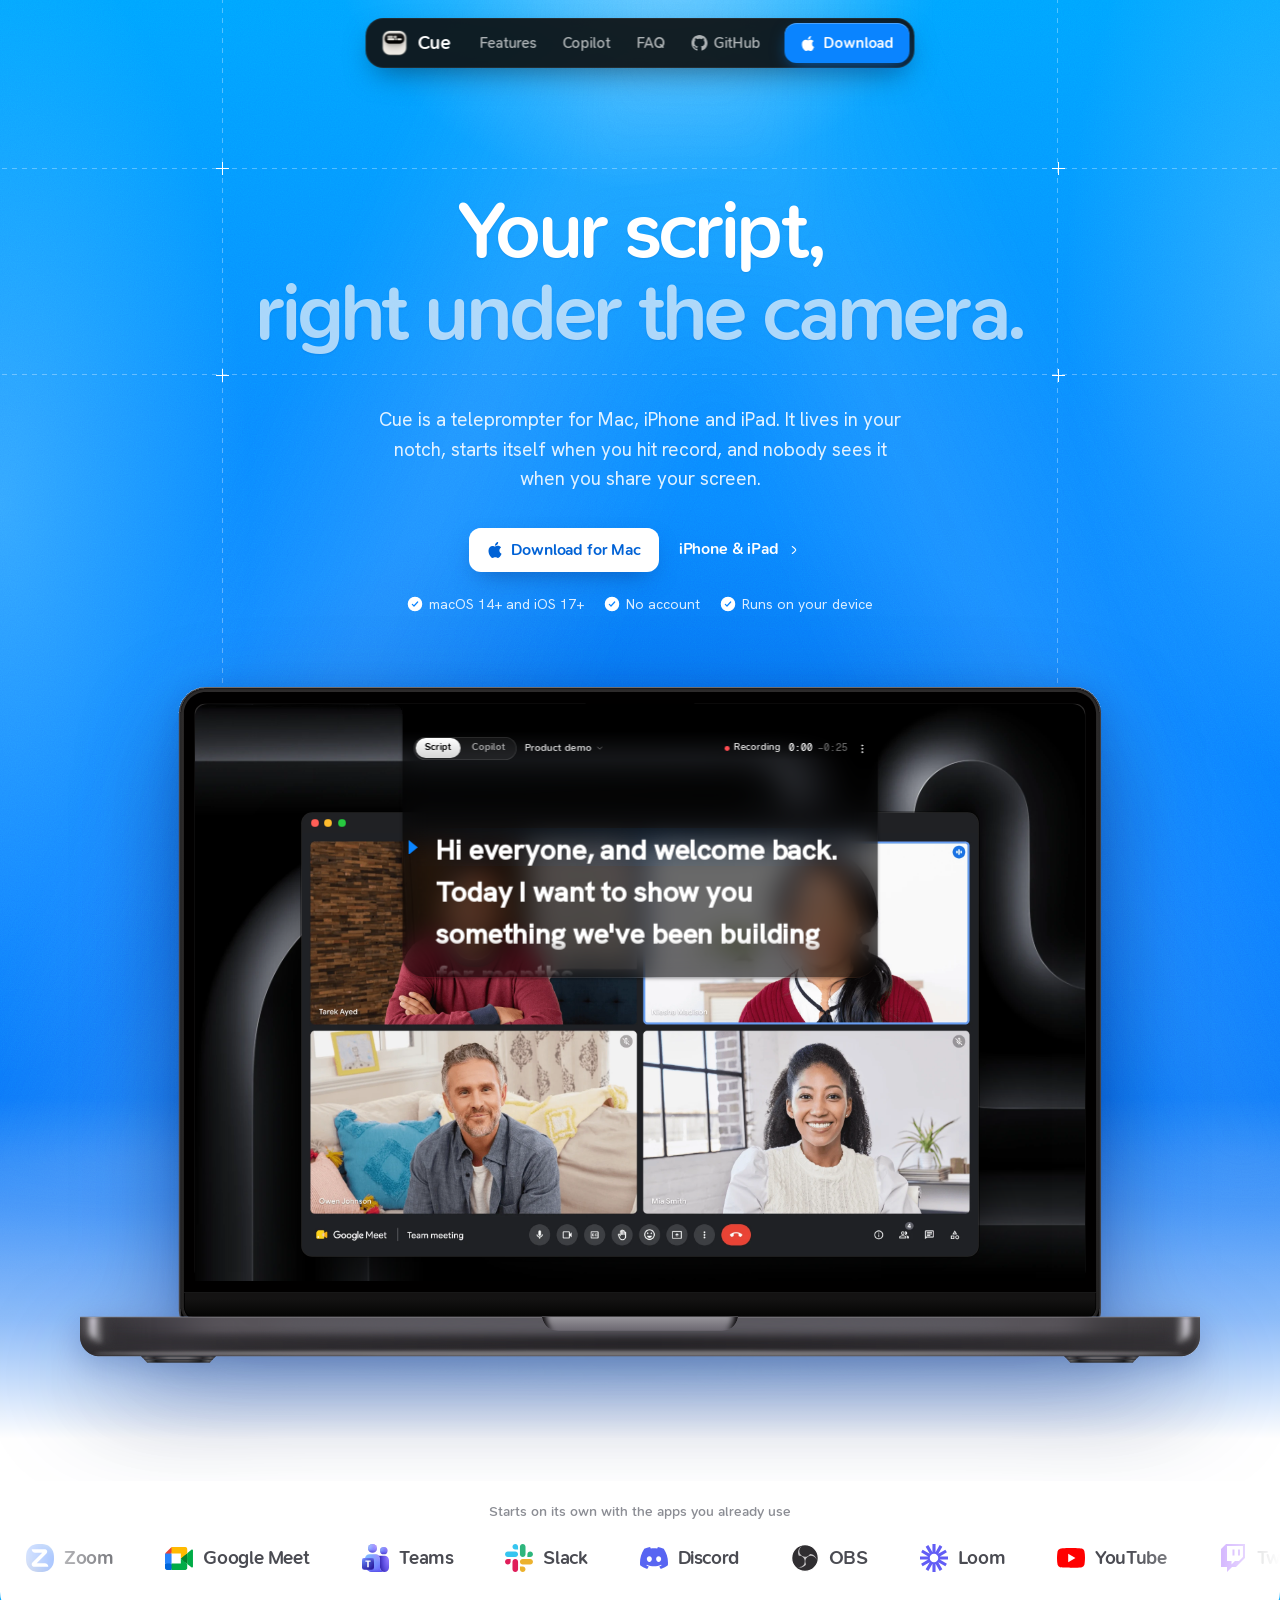
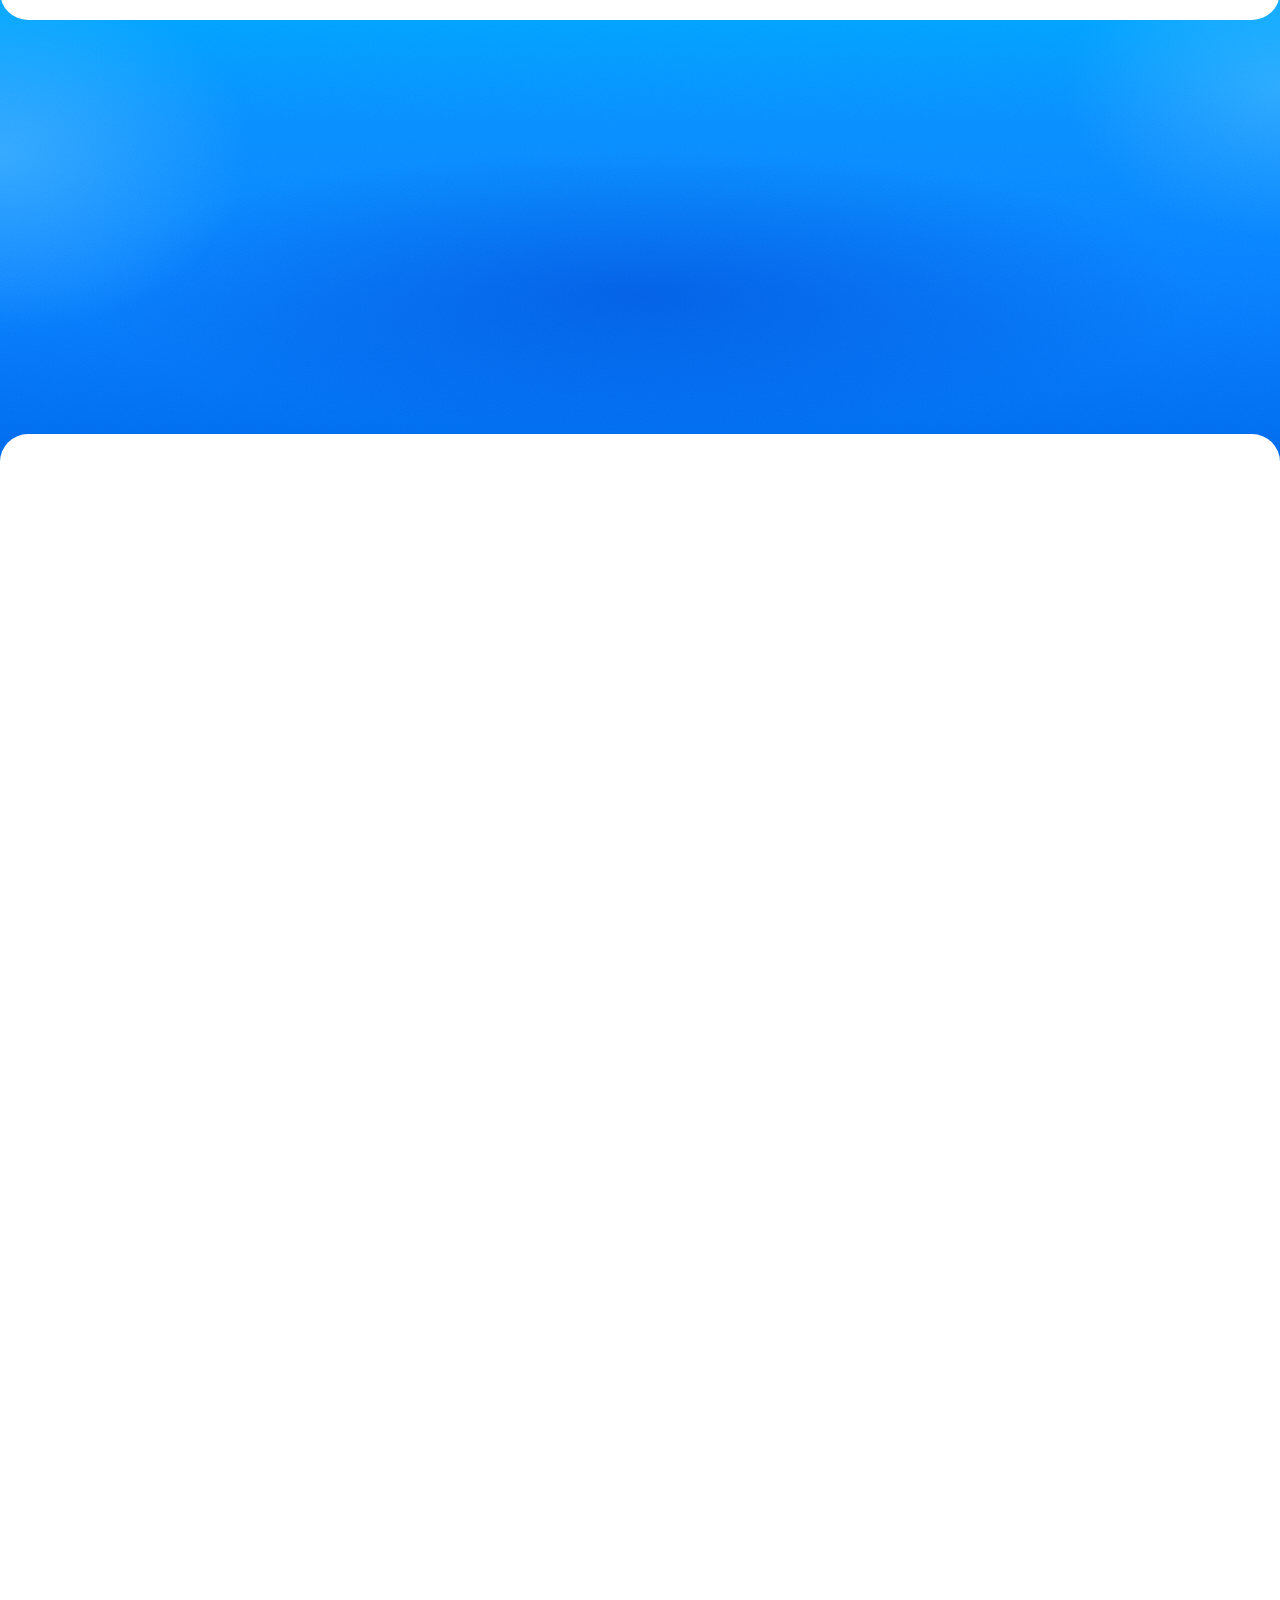
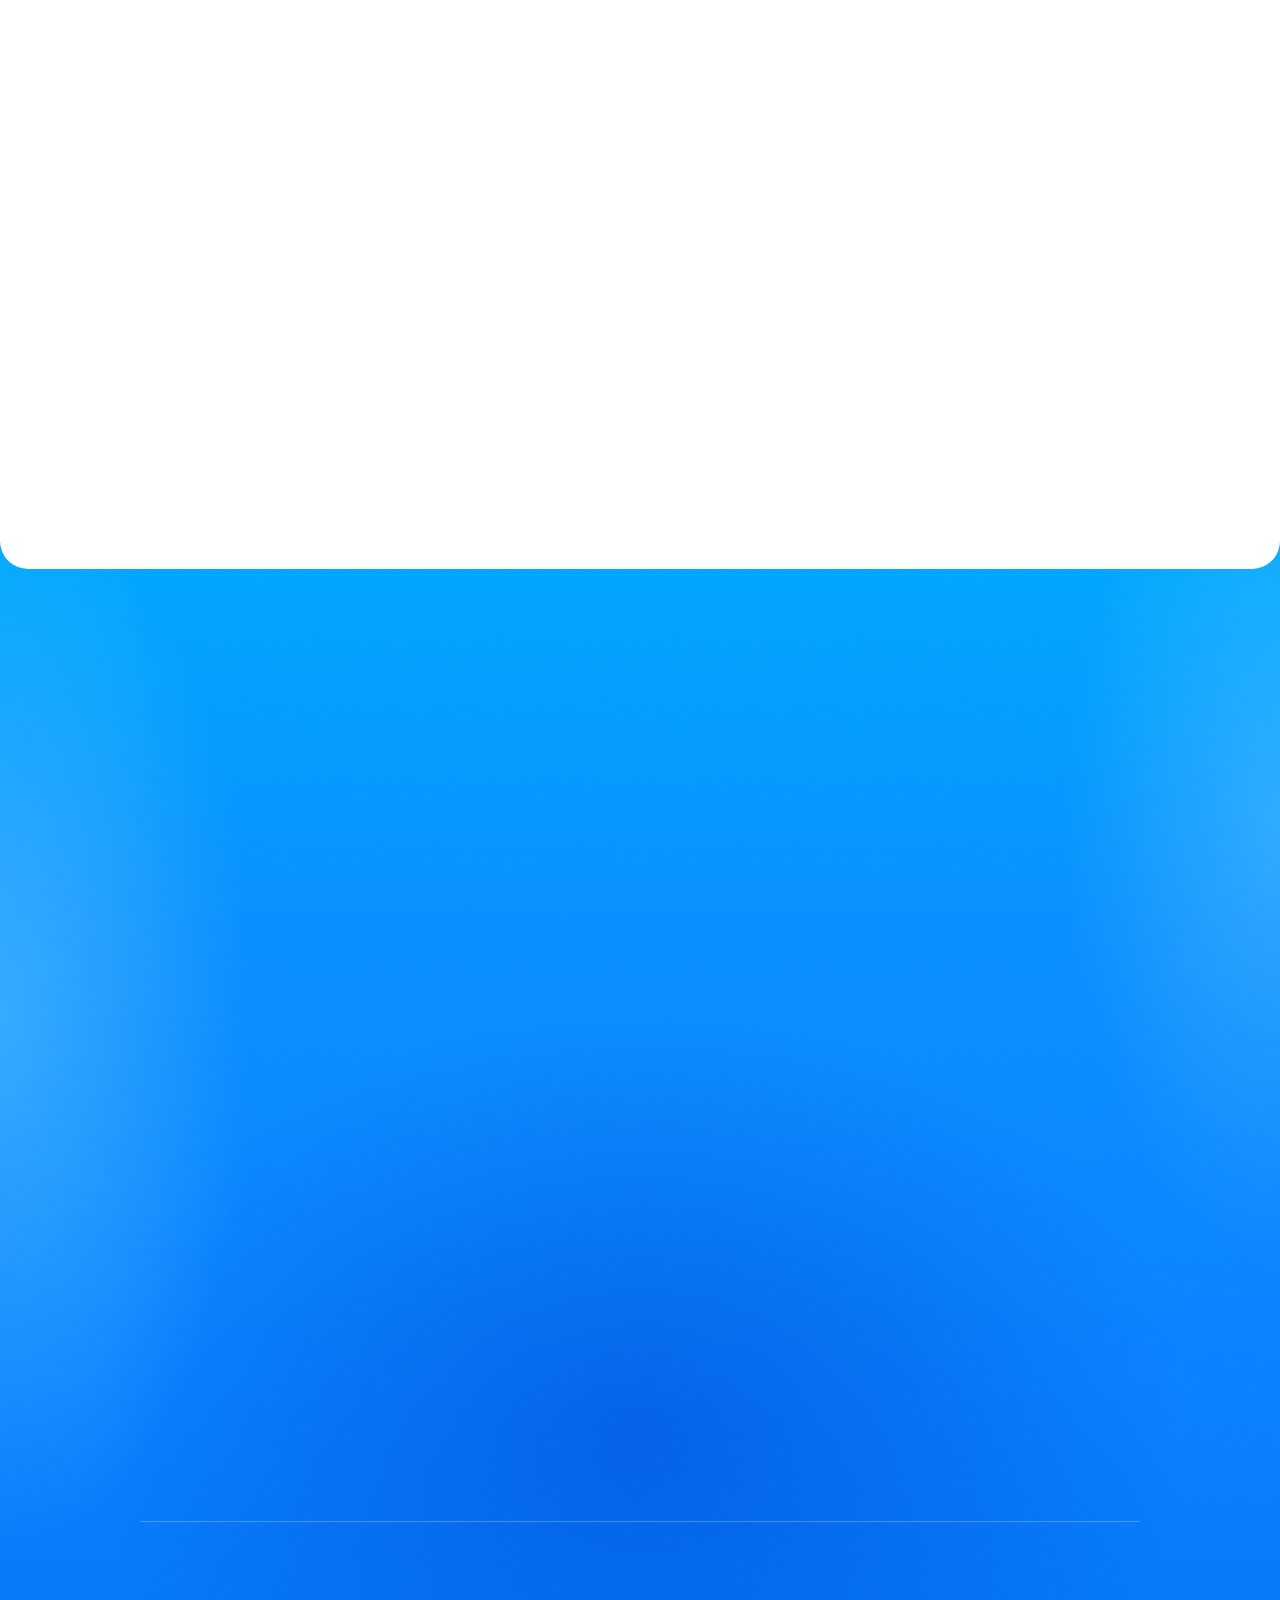
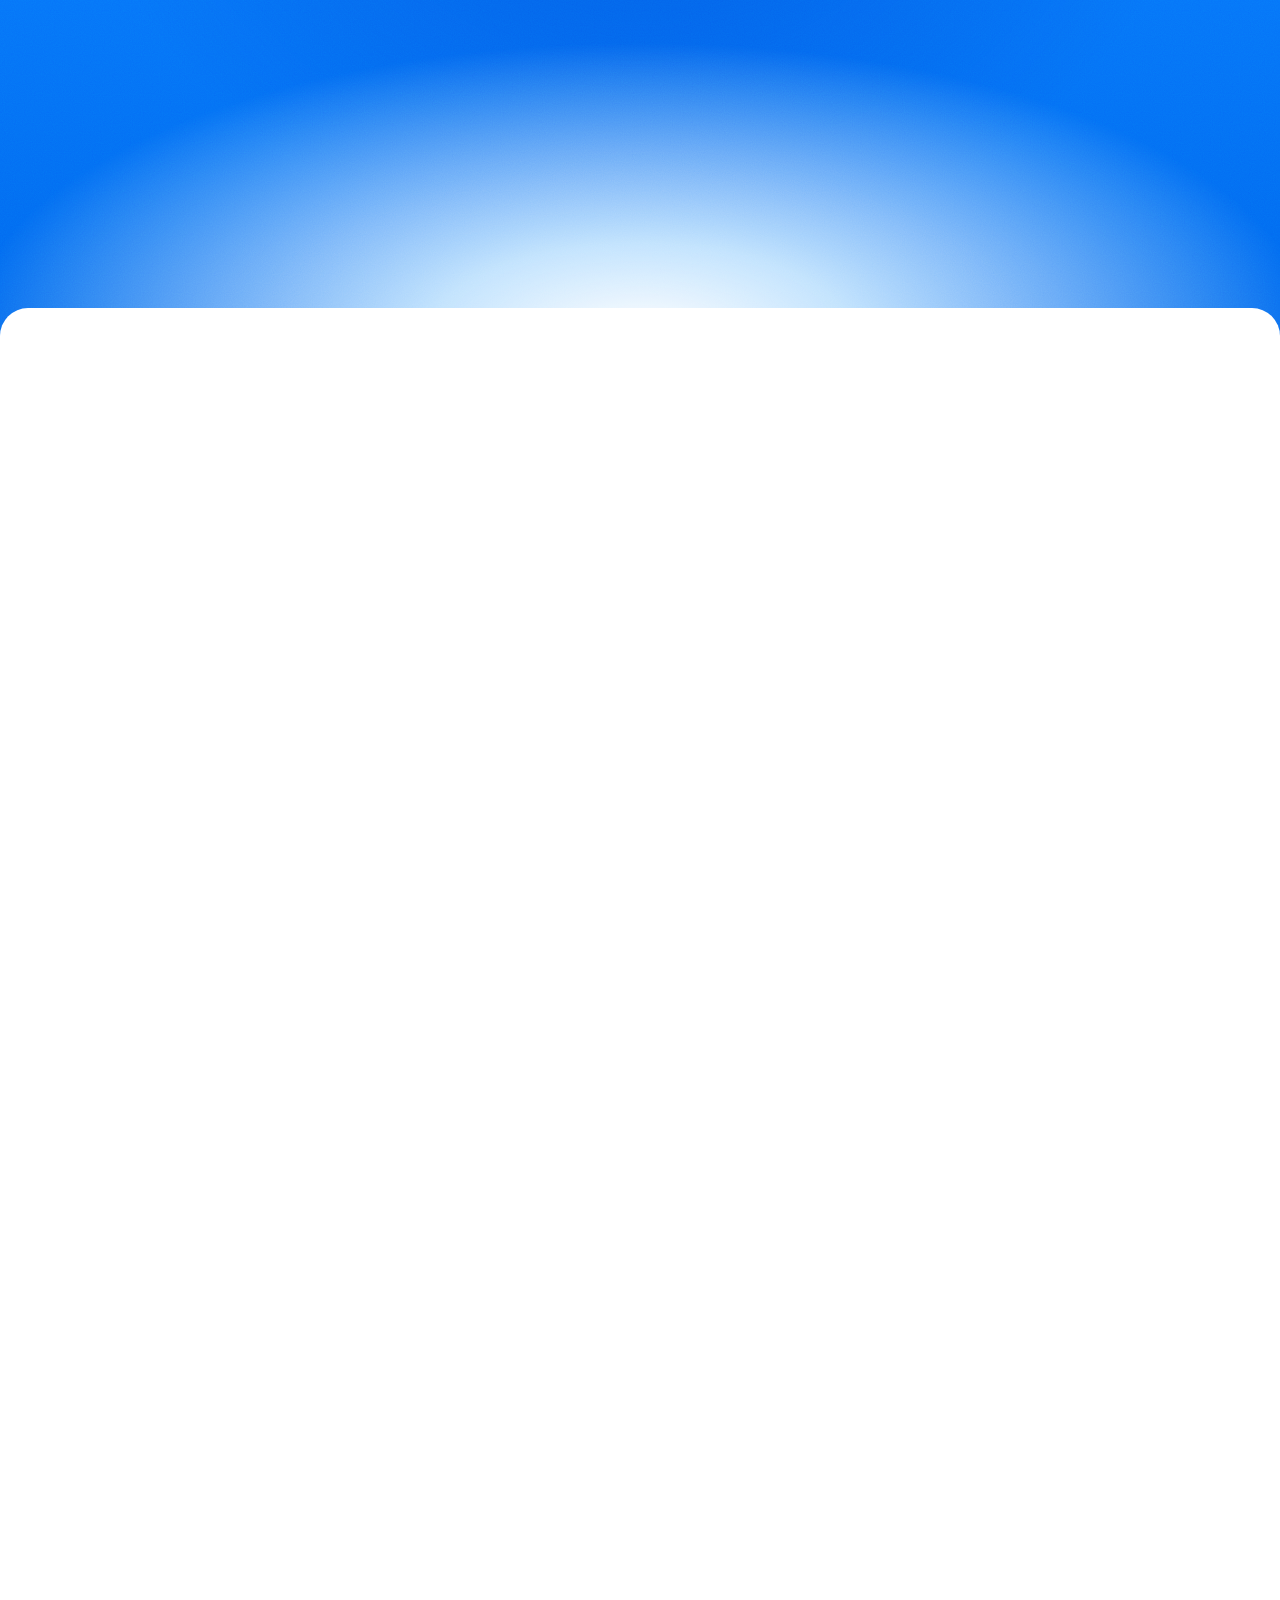
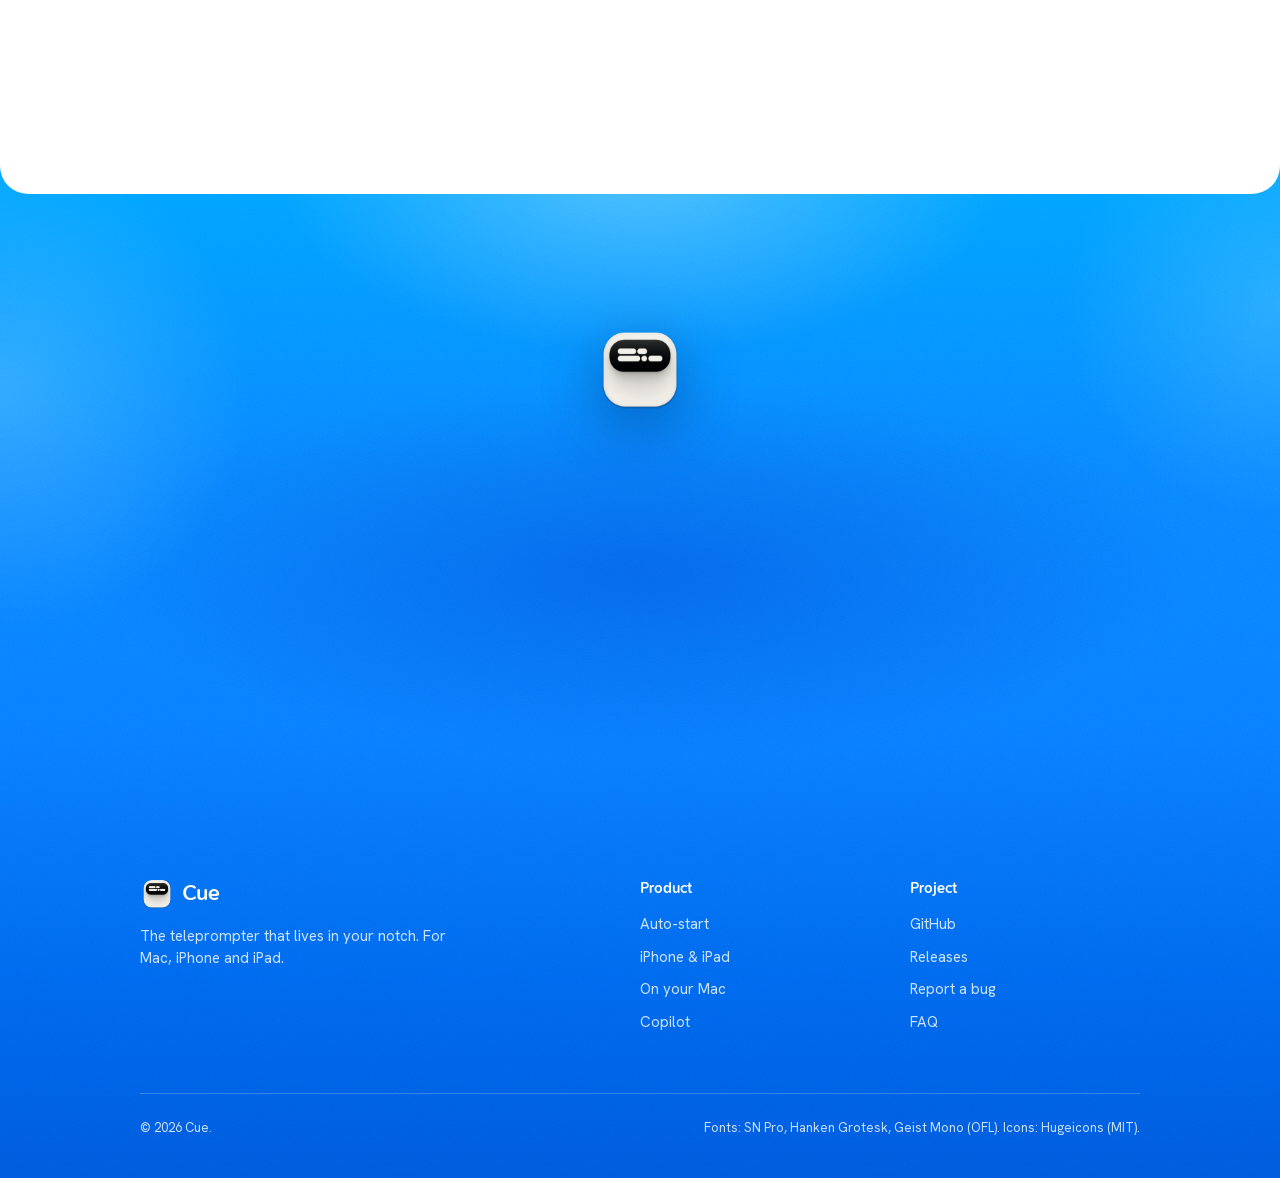
<file: site/index.html>
<!DOCTYPE html>
<html lang="en">
<head>
  <meta charset="utf-8">
  <meta name="viewport" content="width=device-width, initial-scale=1">
  <title>Cue: teleprompter for Mac, iPhone and iPad that lives in your notch</title>
  <meta name="description" content="Cue is a teleprompter for Mac, iPhone and iPad. It sits under your camera, starts when you record and stays hidden when you share your screen.">
  <meta name="robots" content="index, follow">
  <link rel="canonical" href="https://manuekle.github.io/cue/">
  <meta name="theme-color" content="#0a84ff">

  <meta property="og:type" content="website">
  <meta property="og:site_name" content="Cue">
  <meta property="og:url" content="https://manuekle.github.io/cue/">
  <meta property="og:title" content="Cue: teleprompter for Mac, iPhone and iPad that lives in your notch">
  <meta property="og:description" content="Your script, right under the camera. Starts when you record. Invisible when you share.">
  <meta property="og:image" content="https://manuekle.github.io/cue/assets/img/og.jpg?v=2">
  <meta property="og:image:secure_url" content="https://manuekle.github.io/cue/assets/img/og.jpg?v=2">
  <meta property="og:image:type" content="image/jpeg">
  <meta property="og:image:width" content="1200">
  <meta property="og:image:height" content="630">
  <meta property="og:image:alt" content="Cue open under the notch of a MacBook during a Google Meet call, next to the headline &quot;Your script, right under the camera.&quot;">
  <meta property="og:locale" content="en_US">

  <meta name="twitter:card" content="summary_large_image">
  <meta name="twitter:title" content="Cue: teleprompter for Mac, iPhone and iPad that lives in your notch">
  <meta name="twitter:description" content="Your script, right under the camera. Starts when you record. Invisible when you share.">
  <meta name="twitter:image" content="https://manuekle.github.io/cue/assets/img/og.jpg?v=2">
  <meta name="twitter:image:alt" content="Cue open under the notch of a MacBook during a Google Meet call, next to the headline &quot;Your script, right under the camera.&quot;">

  <script type="application/ld+json">[{"@context": "https://schema.org", "@type": "SoftwareApplication", "name": "Cue", "alternateName": "Pronter", "url": "https://manuekle.github.io/cue/", "image": "https://manuekle.github.io/cue/assets/img/og.jpg", "description": "Cue is a teleprompter for Mac, iPhone and iPad. It sits under your camera, starts when you record and stays hidden when you share your screen.", "applicationCategory": "MultimediaApplication", "operatingSystem": "macOS 14 or later, iOS 17 or later, iPadOS 17 or later", "downloadUrl": "https://github.com/Manuekle/cue/releases/latest/download/Cue-macOS.zip", "codeRepository": "https://github.com/Manuekle/cue"}, {"@context": "https://schema.org", "@type": "FAQPage", "mainEntity": [{"@type": "Question", "name": "Will people see Cue when I share my screen?", "acceptedAnswer": {"@type": "Answer", "text": "No. On Mac the prompter window is excluded from screen capture, so it doesn't appear in Zoom, Meet, FaceTime or screen recordings. Only you can see it."}}, {"@type": "Question", "name": "How does it know I started recording on iPhone?", "acceptedAnswer": {"@type": "Answer", "text": "iOS doesn't tell apps when another app records. While the floating window is open, Cue keeps a light audio session. When another app starts recording, iOS interrupts that session, and Cue takes it as the signal to count down and start. You can always tap ▶ yourself."}}, {"@type": "Question", "name": "Which apps start it automatically on Mac?", "acceptedAnswer": {"@type": "Answer", "text": "Any app that turns on the camera: Zoom, Google Meet, FaceTime, QuickTime, OBS, Photo Booth and more. You can also make the microphone the trigger."}}, {"@type": "Question", "name": "Is the Copilot private?", "acceptedAnswer": {"@type": "Answer", "text": "Transcription runs on your Mac with Whisper. With Apple Intelligence or Ollama (for example qwen2.5:7b) the replies are generated locally too. Cloud models like OpenAI, Gemini or Claude are optional and use your own key, stored in the Keychain."}}, {"@type": "Question", "name": "Does the iPhone app have the Copilot?", "acceptedAnswer": {"@type": "Answer", "text": "No. The Copilot is a Mac feature. On iPhone and iPad, Cue is the teleprompter: the floating window over other apps, the camera with your script next to the lens, and the full-screen reader."}}, {"@type": "Question", "name": "What do I need to run it?", "acceptedAnswer": {"@type": "Answer", "text": "A Mac with macOS 14 or later, or an iPhone or iPad with iOS 17 or later. The notch tab works best on a Mac with a notch; on other Macs it sits just under the menu bar. Apple Intelligence needs macOS 26."}}, {"@type": "Question", "name": "Wasn't this called Pronter?", "acceptedAnswer": {"@type": "Answer", "text": "Yes. Same app, new name."}}]}]</script>
  <link rel="icon" type="image/png" href="assets/img/favicon.png">
  <link rel="apple-touch-icon" href="assets/img/apple-touch-icon.png">
  <link rel="preload" href="assets/fonts/SNPro-Semibold.ttf" as="font" type="font/ttf" crossorigin>
  <link rel="preload" href="assets/fonts/HankenGrotesk-Medium.ttf" as="font" type="font/ttf" crossorigin>
  <link rel="preload" href="assets/img/mac-wallpaper.webp" as="image">
  <link rel="stylesheet" href="assets/style.css?v=22">
</head>
<body>
<svg xmlns="http://www.w3.org/2000/svg" style="display:none" aria-hidden="true">
<symbol id="i-minus" viewBox="0 0 24 24" fill="none"><path d="M20 12L4 12" stroke="currentColor" stroke-linecap="round" stroke-linejoin="round" stroke-width="1.8"/></symbol>
<symbol id="i-plus" viewBox="0 0 24 24" fill="none"><path d="M12 4V20M20 12H4" stroke="currentColor" stroke-linecap="round" stroke-linejoin="round" stroke-width="1.8"/></symbol>
<symbol id="i-previous-fill" viewBox="0 0 24 24" fill="none"><path d="M8.06492 12.6258C8.31931 13.8374 9.67295 14.7077 12.3802 16.4481C15.3247 18.3411 16.797 19.2876 17.9895 18.9229C18.3934 18.7994 18.7654 18.5823 19.0777 18.2876C20 17.4178 20 15.6118 20 12C20 8.38816 20 6.58224 19.0777 5.71235C18.7654 5.41773 18.3934 5.20057 17.9895 5.07707C16.797 4.71243 15.3247 5.6589 12.3802 7.55186C9.67295 9.29233 8.31931 10.1626 8.06492 11.3742C7.97836 11.7865 7.97836 12.2135 8.06492 12.6258Z" stroke="currentColor" stroke-linejoin="round" stroke-width="1.8" fill="currentColor"/> <path d="M4 4L4 20" stroke="currentColor" stroke-linecap="round" stroke-width="1.8"/></symbol>
<symbol id="i-more" viewBox="0 0 24 24" fill="none"><path d="M11.9967 12.5V12M11.9967 6.5V6M11.9967 18.5V18M12.9967 12.5C12.9967 11.9477 12.549 11.5 11.9967 11.5C11.4444 11.5 10.9967 11.9477 10.9967 12.5C10.9967 13.0523 11.4444 13.5 11.9967 13.5C12.549 13.5 12.9967 13.0523 12.9967 12.5ZM12.9967 6.5C12.9967 5.94772 12.549 5.5 11.9967 5.5C11.4444 5.5 10.9967 5.94772 10.9967 6.5C10.9967 7.05228 11.4444 7.5 11.9967 7.5C12.549 7.5 12.9967 7.05228 12.9967 6.5ZM12.9967 18.5C12.9967 17.9477 12.549 17.5 11.9967 17.5C11.4444 17.5 10.9967 17.9477 10.9967 18.5C10.9967 19.0523 11.4444 19.5 11.9967 19.5C12.549 19.5 12.9967 19.0523 12.9967 18.5Z" stroke="currentColor" stroke-linecap="round" stroke-linejoin="round" stroke-width="1.8"/></symbol>
<symbol id="i-arrow-down" viewBox="0 0 24 24" fill="none"><path d="M18 9.00005C18 9.00005 13.5811 15 12 15C10.4188 15 6 9 6 9" stroke="currentColor" stroke-linecap="round" stroke-linejoin="round" stroke-width="1.8"/></symbol>
<symbol id="i-video-fill" viewBox="0 0 24 24" fill="none"><path d="M2 11C2 7.70017 2 6.05025 3.02513 5.02513C4.05025 4 5.70017 4 9 4H10C13.2998 4 14.9497 4 15.9749 5.02513C17 6.05025 17 7.70017 17 11V13C17 16.2998 17 17.9497 15.9749 18.9749C14.9497 20 13.2998 20 10 20H9C5.70017 20 4.05025 20 3.02513 18.9749C2 17.9497 2 16.2998 2 13V11Z" stroke="currentColor" fill="currentColor" stroke-width="1.8"/><path d="M17 8.90585L17.1259 8.80196C19.2417 7.05623 20.2996 6.18336 21.1498 6.60482C22 7.02628 22 8.42355 22 11.2181V12.7819C22 15.5765 22 16.9737 21.1498 17.3952C20.2996 17.8166 19.2417 16.9438 17.1259 15.198L17 15.0941" stroke="currentColor" fill="currentColor" stroke-linecap="round" stroke-width="1.8"/><circle cx="11.5" cy="9.5" r="1.5" style="stroke:var(--cut,#fff)" stroke-width="1.8"/></symbol>
<symbol id="i-layout-top-fill" viewBox="0 0 24 24" fill="none"><path d="M3.89124 20.1088C2.5 18.7175 2.5 16.4783 2.5 12C2.5 7.52166 2.5 5.28249 3.89124 3.89124C5.28248 2.5 7.52166 2.5 12 2.5C16.4783 2.5 18.7175 2.5 20.1088 3.89124C21.5 5.28248 21.5 7.52166 21.5 12C21.5 16.4783 21.5 18.7175 20.1088 20.1088C18.7175 21.5 16.4783 21.5 12 21.5C7.52166 21.5 5.28249 21.5 3.89124 20.1088Z" stroke="currentColor" fill="currentColor" stroke-linecap="round" stroke-linejoin="round" stroke-width="1.8"/><path d="M2.5 9L21.5 9" style="stroke:var(--cut,#fff)" stroke-width="1.8"/></symbol>
<symbol id="i-chat-fill" viewBox="0 0 24 24" fill="none"><path d="M12 21.5C17.2467 21.5 21.5 17.2467 21.5 12C21.5 6.75329 17.2467 2.5 12 2.5C6.75329 2.5 2.5 6.75329 2.5 12C2.5 13.3377 2.66372 14.5604 3.1189 15.6954C3.81756 17.4374 3.68195 18.9241 2.5 20.5C3.86146 21.1644 5.86811 21.1419 7 20.0725C8.45323 20.9748 10.1636 21.5 12 21.5Z" stroke="currentColor" fill="currentColor" stroke-linecap="square" stroke-linejoin="round" stroke-width="1.8"/><path d="M12.2 12.0002H12M7.69961 11.9999H7.49961M16.6996 11.9999H16.4996M12.4 12.0002C12.4 12.2212 12.2209 12.4002 12 12.4002C11.7791 12.4002 11.6 12.2212 11.6 12.0002C11.6 11.7793 11.7791 11.6002 12 11.6002C12.2209 11.6002 12.4 11.7793 12.4 12.0002ZM7.89961 11.9999C7.89961 12.2208 7.72052 12.3999 7.49961 12.3999C7.2787 12.3999 7.09961 12.2208 7.09961 11.9999C7.09961 11.7789 7.2787 11.5999 7.49961 11.5999C7.72052 11.5999 7.89961 11.7789 7.89961 11.9999ZM16.8996 11.9999C16.8996 12.2208 16.7205 12.3999 16.4996 12.3999C16.2787 12.3999 16.0996 12.2208 16.0996 11.9999C16.0996 11.7789 16.2787 11.5999 16.4996 11.5999C16.7205 11.5999 16.8996 11.7789 16.8996 11.9999Z" style="stroke:var(--cut,#fff)" stroke-linecap="round" stroke-linejoin="round" stroke-width="1.8"/></symbol>
<symbol id="i-check-circle-fill" viewBox="0 0 24 24" fill="none"><path d="M22 12C22 6.47715 17.5228 2 12 2C6.47715 2 2 6.47715 2 12C2 17.5228 6.47715 22 12 22C17.5228 22 22 17.5228 22 12Z" stroke="currentColor" fill="currentColor" stroke-width="1.8"/><path d="M8 12.5L10.5 15L16 9" style="stroke:var(--cut,#fff)" stroke-linecap="round" stroke-linejoin="round" stroke-width="1.8"/></symbol>
<symbol id="i-clock-fill" viewBox="0 0 24 24" fill="none"><circle cx="12" cy="12" r="10" stroke="currentColor" fill="currentColor" stroke-width="1.8"/><path d="M12 8V12L14 14" style="stroke:var(--cut,#fff)" stroke-linecap="round" stroke-linejoin="round" stroke-width="1.8"/></symbol>
<symbol id="i-folder-fill" viewBox="0 0 24 24" fill="none"><path d="M13.6656 6.49446H16C18.8284 6.49446 20.2426 6.49446 21.1213 7.37314C22 8.25182 22 9.66603 22 12.4945V14.5C22 17.3284 22 18.7426 21.1213 19.6213C20.2426 20.5 18.8284 20.5 16 20.5H8C5.17157 20.5 3.75736 20.5 2.87868 19.6213C2 18.7426 2 17.3284 2 14.5V8.99183C2 6.65409 2 5.48521 2.61604 4.67881C2.7778 4.46706 2.96706 4.2778 3.17881 4.11604C3.98521 3.5 5.15409 3.5 7.49183 3.5C8.16633 3.5 8.50358 3.5 8.81392 3.60442C8.8976 3.63257 8.97932 3.66623 9.05854 3.70518C9.35239 3.84965 9.59179 4.08719 10.0706 4.56227L10.8483 5.33389C11.4254 5.9066 11.714 6.19295 12.08 6.3437C12.446 6.49446 12.8525 6.49446 13.6656 6.49446Z" stroke="currentColor" fill="currentColor" stroke-linecap="round" stroke-linejoin="round" stroke-width="1.8"/></symbol>
<symbol id="i-quote-fill" viewBox="0 0 24 24" fill="none"><path d="M10 8C10 9.88562 10 10.8284 9.41421 11.4142C8.82843 12 7.88562 12 6 12C4.11438 12 3.17157 12 2.58579 11.4142C2 10.8284 2 9.88562 2 8C2 6.11438 2 5.17157 2.58579 4.58579C3.17157 4 4.11438 4 6 4C7.88562 4 8.82843 4 9.41421 4.58579C10 5.17157 10 6.11438 10 8Z" stroke="currentColor" fill="currentColor" stroke-width="1.8"/><path d="M10 7L10 11.4821C10 15.4547 7.48429 18.8237 4 20" stroke="currentColor" stroke-linecap="round" stroke-width="1.8"/><path d="M22 8C22 9.88562 22 10.8284 21.4142 11.4142C20.8284 12 19.8856 12 18 12C16.1144 12 15.1716 12 14.5858 11.4142C14 10.8284 14 9.88562 14 8C14 6.11438 14 5.17157 14.5858 4.58579C15.1716 4 16.1144 4 18 4C19.8856 4 20.8284 4 21.4142 4.58579C22 5.17157 22 6.11438 22 8Z" stroke="currentColor" fill="currentColor" stroke-width="1.8"/><path d="M22 7L22 11.4821C22 15.4547 19.4843 18.8237 16 20" stroke="currentColor" stroke-linecap="round" stroke-width="1.8"/></symbol>
<symbol id="i-mic" viewBox="0 0 24 24" fill="none"><path d="M7 6.5C7 4.01472 9.01472 2 11.5 2C13.9853 2 16 4.01472 16 6.5V11.5C16 13.9853 13.9853 16 11.5 16C9.01472 16 7 13.9853 7 11.5V6.5Z" stroke="currentColor" stroke-linecap="round" stroke-linejoin="round" stroke-width="1.8"/> <path d="M11.5 19H11.0828C7.57267 19 4.57706 16.4623 4 13M11.5 19H11.9172C15.4273 19 18.4229 16.4623 19 13M11.5 19V22" stroke="currentColor" stroke-linecap="round" stroke-linejoin="round" stroke-width="1.8"/></symbol>
<symbol id="i-mic-fill" viewBox="0 0 24 24" fill="none"><path d="M7 6.5C7 4.01472 9.01472 2 11.5 2C13.9853 2 16 4.01472 16 6.5V11.5C16 13.9853 13.9853 16 11.5 16C9.01472 16 7 13.9853 7 11.5V6.5Z" stroke="currentColor" stroke-linecap="round" stroke-linejoin="round" stroke-width="1.8" fill="currentColor"/> <path d="M11.5 19H11.0828C7.57267 19 4.57706 16.4623 4 13M11.5 19H11.9172C15.4273 19 18.4229 16.4623 19 13M11.5 19V22" stroke="currentColor" stroke-linecap="round" stroke-linejoin="round" stroke-width="1.8"/></symbol>
<symbol id="i-play" viewBox="0 0 24 24" fill="none"><path d="M18.8906 12.846C18.5371 14.189 16.8667 15.138 13.5257 17.0361C10.296 18.8709 8.6812 19.7884 7.37983 19.4196C6.8418 19.2671 6.35159 18.9776 5.95624 18.5787C5 17.6139 5 15.7426 5 12C5 8.2574 5 6.3861 5.95624 5.42132C6.35159 5.02245 6.8418 4.73288 7.37983 4.58042C8.6812 4.21165 10.296 5.12907 13.5257 6.96393C16.8667 8.86197 18.5371 9.811 18.8906 11.154C19.0365 11.7084 19.0365 12.2916 18.8906 12.846Z" stroke="currentColor" stroke-linejoin="round" stroke-width="1.8"/></symbol>
<symbol id="i-play-fill" viewBox="0 0 24 24" fill="none"><path d="M18.8906 12.846C18.5371 14.189 16.8667 15.138 13.5257 17.0361C10.296 18.8709 8.6812 19.7884 7.37983 19.4196C6.8418 19.2671 6.35159 18.9776 5.95624 18.5787C5 17.6139 5 15.7426 5 12C5 8.2574 5 6.3861 5.95624 5.42132C6.35159 5.02245 6.8418 4.73288 7.37983 4.58042C8.6812 4.21165 10.296 5.12907 13.5257 6.96393C16.8667 8.86197 18.5371 9.811 18.8906 11.154C19.0365 11.7084 19.0365 12.2916 18.8906 12.846Z" stroke="currentColor" stroke-linejoin="round" stroke-width="1.8" fill="currentColor"/></symbol>
<symbol id="i-pause" viewBox="0 0 24 24" fill="none"><path d="M4 7C4 5.58579 4 4.87868 4.43934 4.43934C4.87868 4 5.58579 4 7 4C8.41421 4 9.12132 4 9.56066 4.43934C10 4.87868 10 5.58579 10 7V17C10 18.4142 10 19.1213 9.56066 19.5607C9.12132 20 8.41421 20 7 20C5.58579 20 4.87868 20 4.43934 19.5607C4 19.1213 4 18.4142 4 17V7Z" stroke="currentColor" stroke-width="1.8"/> <path d="M14 7C14 5.58579 14 4.87868 14.4393 4.43934C14.8787 4 15.5858 4 17 4C18.4142 4 19.1213 4 19.5607 4.43934C20 4.87868 20 5.58579 20 7V17C20 18.4142 20 19.1213 19.5607 19.5607C19.1213 20 18.4142 20 17 20C15.5858 20 14.8787 20 14.4393 19.5607C14 19.1213 14 18.4142 14 17V7Z" stroke="currentColor" stroke-width="1.8"/></symbol>
<symbol id="i-pause-fill" viewBox="0 0 24 24" fill="none"><path d="M4 7C4 5.58579 4 4.87868 4.43934 4.43934C4.87868 4 5.58579 4 7 4C8.41421 4 9.12132 4 9.56066 4.43934C10 4.87868 10 5.58579 10 7V17C10 18.4142 10 19.1213 9.56066 19.5607C9.12132 20 8.41421 20 7 20C5.58579 20 4.87868 20 4.43934 19.5607C4 19.1213 4 18.4142 4 17V7Z" stroke="currentColor" stroke-width="1.8" fill="currentColor"/> <path d="M14 7C14 5.58579 14 4.87868 14.4393 4.43934C14.8787 4 15.5858 4 17 4C18.4142 4 19.1213 4 19.5607 4.43934C20 4.87868 20 5.58579 20 7V17C20 18.4142 20 19.1213 19.5607 19.5607C19.1213 20 18.4142 20 17 20C15.5858 20 14.8787 20 14.4393 19.5607C14 19.1213 14 18.4142 14 17V7Z" stroke="currentColor" stroke-width="1.8" fill="currentColor"/></symbol>
<symbol id="i-video" viewBox="0 0 24 24" fill="none"><path d="M2 11C2 7.70017 2 6.05025 3.02513 5.02513C4.05025 4 5.70017 4 9 4H10C13.2998 4 14.9497 4 15.9749 5.02513C17 6.05025 17 7.70017 17 11V13C17 16.2998 17 17.9497 15.9749 18.9749C14.9497 20 13.2998 20 10 20H9C5.70017 20 4.05025 20 3.02513 18.9749C2 17.9497 2 16.2998 2 13V11Z" stroke="currentColor" stroke-width="1.8"/> <path d="M17 8.90585L17.1259 8.80196C19.2417 7.05623 20.2996 6.18336 21.1498 6.60482C22 7.02628 22 8.42355 22 11.2181V12.7819C22 15.5765 22 16.9737 21.1498 17.3952C20.2996 17.8166 19.2417 16.9438 17.1259 15.198L17 15.0941" stroke="currentColor" stroke-linecap="round" stroke-width="1.8"/> <circle cx="11.5" cy="9.5" r="1.5" stroke="currentColor" stroke-width="1.8"/></symbol>
<symbol id="i-speed" viewBox="0 0 24 24" fill="none"><circle cx="12" cy="18" r="3" stroke="currentColor" stroke-width="1.8"/> <path d="M12 15V10" stroke="currentColor" stroke-linecap="round" stroke-width="1.8"/> <path d="M22 13C22 7.47715 17.5228 3 12 3C6.47715 3 2 7.47715 2 13" stroke="currentColor" stroke-linecap="round" stroke-width="1.8"/></symbol>
<symbol id="i-mirror" viewBox="0 0 24 24" fill="none"><path d="M6.29516 14.4204C7.65364 13.4668 8.33288 12.99 8.46522 12.3436C8.51159 12.1172 8.51159 11.8828 8.46522 11.6563C8.33288 11.01 7.65364 10.5332 6.29516 9.57959C4.65002 8.42475 3.82745 7.84734 3.15323 8.03482C2.91938 8.09984 2.70324 8.22164 2.52214 8.39045C2 8.87715 2 9.9181 2 12C2 14.0819 2 15.1229 2.52214 15.6096C2.70324 15.7784 2.91938 15.9002 3.15323 15.9652C3.82745 16.1527 4.65003 15.5752 6.29516 14.4204Z" stroke="currentColor" stroke-linecap="round" stroke-linejoin="round" stroke-width="1.8"/> <path d="M17.7048 9.57959C16.3464 10.5332 15.6671 11.01 15.5348 11.6564C15.4884 11.8828 15.4884 12.1172 15.5348 12.3436C15.6671 12.99 16.3464 13.4668 17.7048 14.4204C19.35 15.5752 20.1725 16.1527 20.8468 15.9652C21.0806 15.9002 21.2968 15.7784 21.4779 15.6096C22 15.1229 22 14.0819 22 12C22 9.9181 22 8.87715 21.4779 8.39045C21.2968 8.22164 21.0806 8.09984 20.8468 8.03482C20.1725 7.84734 19.35 8.42476 17.7048 9.57959Z" stroke="currentColor" stroke-linecap="round" stroke-linejoin="round" stroke-width="1.8"/> <path d="M12 14V10M12 6.5V3M12 21V17.5" stroke="currentColor" stroke-linecap="round" stroke-width="1.8"/></symbol>
<symbol id="i-mirror-fill" viewBox="0 0 24 24" fill="none"><path d="M6.29516 14.4204C7.65364 13.4668 8.33288 12.99 8.46522 12.3436C8.51159 12.1172 8.51159 11.8828 8.46522 11.6563C8.33288 11.01 7.65364 10.5332 6.29516 9.57959C4.65002 8.42475 3.82745 7.84734 3.15323 8.03482C2.91938 8.09984 2.70324 8.22164 2.52214 8.39045C2 8.87715 2 9.9181 2 12C2 14.0819 2 15.1229 2.52214 15.6096C2.70324 15.7784 2.91938 15.9002 3.15323 15.9652C3.82745 16.1527 4.65003 15.5752 6.29516 14.4204Z" stroke="currentColor" stroke-linecap="round" stroke-linejoin="round" stroke-width="1.8" fill="currentColor"/> <path d="M17.7048 9.57959C16.3464 10.5332 15.6671 11.01 15.5348 11.6564C15.4884 11.8828 15.4884 12.1172 15.5348 12.3436C15.6671 12.99 16.3464 13.4668 17.7048 14.4204C19.35 15.5752 20.1725 16.1527 20.8468 15.9652C21.0806 15.9002 21.2968 15.7784 21.4779 15.6096C22 15.1229 22 14.0819 22 12C22 9.9181 22 8.87715 21.4779 8.39045C21.2968 8.22164 21.0806 8.09984 20.8468 8.03482C20.1725 7.84734 19.35 8.42476 17.7048 9.57959Z" stroke="currentColor" stroke-linecap="round" stroke-linejoin="round" stroke-width="1.8" fill="currentColor"/> <path d="M12 14V10M12 6.5V3M12 21V17.5" stroke="currentColor" stroke-linecap="round" stroke-width="1.8"/></symbol>
<symbol id="i-text-size" viewBox="0 0 24 24" fill="none"><path d="M14 19L11.1069 10.7479C9.76348 6.91597 9.09177 5 8 5C6.90823 5 6.23652 6.91597 4.89309 10.7479L2 19M4.5 12H11.5" stroke="currentColor" stroke-linecap="round" stroke-linejoin="round" stroke-width="1.8"/> <path d="M21.9692 13.9392V18.4392M21.9692 13.9392C22.0164 13.1161 22.0182 12.4891 21.9194 11.9773C21.6864 10.7709 20.4258 10.0439 19.206 9.89599C18.0385 9.75447 17.1015 10.055 16.1535 11.4363M21.9692 13.9392L19.1256 13.9392C18.6887 13.9392 18.2481 13.9603 17.8272 14.0773C15.2545 14.7925 15.4431 18.4003 18.0233 18.845C18.3099 18.8944 18.6025 18.9156 18.8927 18.9026C19.5703 18.8724 20.1955 18.545 20.7321 18.1301C21.3605 17.644 21.9692 16.9655 21.9692 15.9392V13.9392Z" stroke="currentColor" stroke-linecap="round" stroke-linejoin="round" stroke-width="1.8"/></symbol>
<symbol id="i-folder" viewBox="0 0 24 24" fill="none"><path d="M13.6656 6.49446H16C18.8284 6.49446 20.2426 6.49446 21.1213 7.37314C22 8.25182 22 9.66603 22 12.4945V14.5C22 17.3284 22 18.7426 21.1213 19.6213C20.2426 20.5 18.8284 20.5 16 20.5H8C5.17157 20.5 3.75736 20.5 2.87868 19.6213C2 18.7426 2 17.3284 2 14.5V8.99183C2 6.65409 2 5.48521 2.61604 4.67881C2.7778 4.46706 2.96706 4.2778 3.17881 4.11604C3.98521 3.5 5.15409 3.5 7.49183 3.5C8.16633 3.5 8.50358 3.5 8.81392 3.60442C8.8976 3.63257 8.97932 3.66623 9.05854 3.70518C9.35239 3.84965 9.59179 4.08719 10.0706 4.56227L10.8483 5.33389C11.4254 5.9066 11.714 6.19295 12.08 6.3437C12.446 6.49446 12.8525 6.49446 13.6656 6.49446Z" stroke="currentColor" stroke-linecap="round" stroke-linejoin="round" stroke-width="1.8"/></symbol>
<symbol id="i-command" viewBox="0 0 24 24" fill="none"><path d="M15 9V15H9V9H15Z" stroke="currentColor" stroke-linejoin="round" stroke-width="1.8"/> <path d="M15 15H18C19.6569 15 21 16.3431 21 18C21 19.6569 19.6569 21 18 21C16.3431 21 15 19.6569 15 18V15Z" stroke="currentColor" stroke-linejoin="round" stroke-width="1.8"/> <path d="M9 15.002H6C4.34315 15.002 3 16.3451 3 18.002C3 19.6588 4.34315 21.002 6 21.002C7.65685 21.002 9 19.6588 9 18.002V15.002Z" stroke="currentColor" stroke-linejoin="round" stroke-width="1.8"/> <path d="M15 9L15 6C15 4.34315 16.3431 3 18 3C19.6569 3 21 4.34315 21 6C21 7.65685 19.6569 9 18 9H15Z" stroke="currentColor" stroke-linejoin="round" stroke-width="1.8"/> <path d="M9 9V6C9 4.34315 7.65685 3 6 3C4.34315 3 3 4.34315 3 6C3 7.65685 4.34315 9 6 9H9Z" stroke="currentColor" stroke-linejoin="round" stroke-width="1.8"/></symbol>
<symbol id="i-option" viewBox="0 0 24 24" fill="none"><path d="M4 5H5.04362C6.96246 5 7.92187 5 8.67328 5.49548C9.42469 5.99095 9.80263 6.8728 10.5585 8.63648L13.4415 15.3635C14.1974 17.1272 14.5753 18.009 15.3267 18.5045C16.0781 19 17.0375 19 18.9564 19H20" stroke="currentColor" stroke-linecap="round" stroke-width="1.8"/> <path d="M14 5H20" stroke="currentColor" stroke-linecap="round" stroke-width="1.8"/></symbol>
<symbol id="i-control" viewBox="0 0 24 24" fill="none"><path d="M17.9998 15C17.9998 15 13.5809 9.00001 11.9998 9C10.4187 8.99999 5.99985 15 5.99985 15" stroke="currentColor" stroke-linecap="round" stroke-linejoin="round" stroke-width="1.8"/></symbol>
<symbol id="i-return" viewBox="0 0 24 24" fill="none"><path d="M5 15H12C15.7712 15 17.6569 15 18.8284 13.8284C20 12.6569 20 10.7712 20 7V4" stroke="currentColor" stroke-linecap="round" stroke-linejoin="round" stroke-width="1.8"/> <path d="M8.99996 20C8.99996 20 4.00001 16.3176 4 15C3.99999 13.6824 9 10 9 10" stroke="currentColor" stroke-linecap="round" stroke-linejoin="round" stroke-width="1.8"/></symbol>
<symbol id="i-ai-magic" viewBox="0 0 24 24" fill="none"><path d="M9.85267 4.8654L8.7579 8.69741C8.47317 9.69406 7.69412 10.4731 6.69747 10.7579L2.86538 11.8528C2.35315 11.9991 2 12.4673 2 13C2 13.5327 2.35315 14.0009 2.86538 14.1472L6.69747 15.2421C7.69412 15.5269 8.47317 16.3059 8.7579 17.3026L9.85267 21.1346C9.99902 21.6468 10.4672 22 10.9999 22C11.5327 22 12.0008 21.6469 12.1472 21.1347L13.2422 17.3025C13.527 16.3059 14.306 15.5269 15.3026 15.2421L19.1346 14.1473C19.6468 14.0009 20 13.5327 20 13C20 12.4673 19.6468 11.9991 19.1346 11.8527L15.3026 10.7579C14.306 10.4731 13.527 9.69411 13.2422 8.69753L12.1472 4.86535C12.0008 4.35313 11.5327 4 10.9999 4C10.4672 4 9.99902 4.35316 9.85267 4.8654Z" stroke="currentColor" stroke-linecap="round" stroke-linejoin="round" stroke-width="1.8"/> <path d="M19.5 2.9375V4.5M19.5 4.5V6.0625M19.5 4.5H18.25M19.5 4.5H20.75M22 4.5L20.9156 4.13852C20.4179 3.97263 20.0274 3.58211 19.8615 3.08443L19.5 2L19.1385 3.08443C18.9726 3.58211 18.5821 3.97263 18.0844 4.13852L17 4.5L18.0844 4.86148C18.5821 5.02737 18.9726 5.41789 19.1385 5.91557L19.5 7L19.8615 5.91557C20.0274 5.41789 20.4179 5.02737 20.9156 4.86148L22 4.5Z" stroke="currentColor" stroke-linecap="round" stroke-linejoin="round" stroke-width="1.8"/></symbol>
<symbol id="i-ai-magic-fill" viewBox="0 0 24 24" fill="none"><path d="M9.85267 4.8654L8.7579 8.69741C8.47317 9.69406 7.69412 10.4731 6.69747 10.7579L2.86538 11.8528C2.35315 11.9991 2 12.4673 2 13C2 13.5327 2.35315 14.0009 2.86538 14.1472L6.69747 15.2421C7.69412 15.5269 8.47317 16.3059 8.7579 17.3026L9.85267 21.1346C9.99902 21.6468 10.4672 22 10.9999 22C11.5327 22 12.0008 21.6469 12.1472 21.1347L13.2422 17.3025C13.527 16.3059 14.306 15.5269 15.3026 15.2421L19.1346 14.1473C19.6468 14.0009 20 13.5327 20 13C20 12.4673 19.6468 11.9991 19.1346 11.8527L15.3026 10.7579C14.306 10.4731 13.527 9.69411 13.2422 8.69753L12.1472 4.86535C12.0008 4.35313 11.5327 4 10.9999 4C10.4672 4 9.99902 4.35316 9.85267 4.8654Z" stroke="currentColor" stroke-linecap="round" stroke-linejoin="round" stroke-width="1.8" fill="currentColor"/> <path d="M19.5 2.9375V4.5M19.5 4.5V6.0625M19.5 4.5H18.25M19.5 4.5H20.75M22 4.5L20.9156 4.13852C20.4179 3.97263 20.0274 3.58211 19.8615 3.08443L19.5 2L19.1385 3.08443C18.9726 3.58211 18.5821 3.97263 18.0844 4.13852L17 4.5L18.0844 4.86148C18.5821 5.02737 18.9726 5.41789 19.1385 5.91557L19.5 7L19.8615 5.91557C20.0274 5.41789 20.4179 5.02737 20.9156 4.86148L22 4.5Z" stroke="currentColor" stroke-linecap="round" stroke-linejoin="round" stroke-width="1.8" fill="currentColor"/></symbol>
<symbol id="i-audio-wave" viewBox="0 0 24 24" fill="none"><path d="M9 3V21" stroke="currentColor" stroke-linecap="round" stroke-linejoin="round" stroke-width="1.8"/> <path d="M6 7V17" stroke="currentColor" stroke-linecap="round" stroke-linejoin="round" stroke-width="1.8"/> <path d="M12 6V18" stroke="currentColor" stroke-linecap="round" stroke-linejoin="round" stroke-width="1.8"/> <path d="M15 9L15 15" stroke="currentColor" stroke-linecap="round" stroke-linejoin="round" stroke-width="1.8"/> <path d="M18 7L18 17" stroke="currentColor" stroke-linecap="round" stroke-linejoin="round" stroke-width="1.8"/> <path d="M21 11L21 13" stroke="currentColor" stroke-linecap="round" stroke-linejoin="round" stroke-width="1.8"/> <path d="M3 11L3 13" stroke="currentColor" stroke-linecap="round" stroke-linejoin="round" stroke-width="1.8"/></symbol>
<symbol id="i-chat" viewBox="0 0 24 24" fill="none"><path d="M12 21.5C17.2467 21.5 21.5 17.2467 21.5 12C21.5 6.75329 17.2467 2.5 12 2.5C6.75329 2.5 2.5 6.75329 2.5 12C2.5 13.3377 2.66372 14.5604 3.1189 15.6954C3.81756 17.4374 3.68195 18.9241 2.5 20.5C3.86146 21.1644 5.86811 21.1419 7 20.0725C8.45323 20.9748 10.1636 21.5 12 21.5Z" stroke="currentColor" stroke-linecap="square" stroke-linejoin="round" stroke-width="1.8"/> <path d="M12.2 12.0002H12M7.69961 11.9999H7.49961M16.6996 11.9999H16.4996M12.4 12.0002C12.4 12.2212 12.2209 12.4002 12 12.4002C11.7791 12.4002 11.6 12.2212 11.6 12.0002C11.6 11.7793 11.7791 11.6002 12 11.6002C12.2209 11.6002 12.4 11.7793 12.4 12.0002ZM7.89961 11.9999C7.89961 12.2208 7.72052 12.3999 7.49961 12.3999C7.2787 12.3999 7.09961 12.2208 7.09961 11.9999C7.09961 11.7789 7.2787 11.5999 7.49961 11.5999C7.72052 11.5999 7.89961 11.7789 7.89961 11.9999ZM16.8996 11.9999C16.8996 12.2208 16.7205 12.3999 16.4996 12.3999C16.2787 12.3999 16.0996 12.2208 16.0996 11.9999C16.0996 11.7789 16.2787 11.5999 16.4996 11.5999C16.7205 11.5999 16.8996 11.7789 16.8996 11.9999Z" stroke="currentColor" stroke-linecap="round" stroke-linejoin="round" stroke-width="1.8"/></symbol>
<symbol id="i-check-circle" viewBox="0 0 24 24" fill="none"><path d="M22 12C22 6.47715 17.5228 2 12 2C6.47715 2 2 6.47715 2 12C2 17.5228 6.47715 22 12 22C17.5228 22 22 17.5228 22 12Z" stroke="currentColor" stroke-width="1.8"/> <path d="M8 12.5L10.5 15L16 9" stroke="currentColor" stroke-linecap="round" stroke-linejoin="round" stroke-width="1.8"/></symbol>
<symbol id="i-clock" viewBox="0 0 24 24" fill="none"><circle cx="12" cy="12" r="10" stroke="currentColor" stroke-width="1.8"/> <path d="M12 8V12L14 14" stroke="currentColor" stroke-linecap="round" stroke-linejoin="round" stroke-width="1.8"/></symbol>
<symbol id="i-note-edit" viewBox="0 0 24 24" fill="none"><path d="M15.5 2V5M6.5 2V5M11 2V5" stroke="currentColor" stroke-linecap="round" stroke-linejoin="round" stroke-width="1.8"/> <path d="M19 12V10.5C19 7.20017 19 5.55025 17.9749 4.52512C16.9497 3.5 15.2998 3.5 12 3.5H10C6.70017 3.5 5.05025 3.5 4.02513 4.52513C3 5.55025 3 7.20017 3 10.5V15C3 18.2998 3 19.9497 4.02513 20.9749C5.05025 22 6.70017 22 10 22H11" stroke="currentColor" stroke-linecap="round" stroke-linejoin="round" stroke-width="1.8"/> <path d="M7 15H11M7 11H15" stroke="currentColor" stroke-linecap="round" stroke-linejoin="round" stroke-width="1.8"/> <path d="M15.7367 21.6527L14 22L14.3473 20.2633C14.4179 19.9106 14.5913 19.5866 14.8456 19.3323L18.9111 15.2668C19.2668 14.9111 19.8437 14.9111 20.1995 15.2668L20.7332 15.8005C21.0889 16.1563 21.0889 16.7332 20.7332 17.0889L16.6677 21.1544C16.4134 21.4087 16.0894 21.5821 15.7367 21.6527Z" stroke="currentColor" stroke-linecap="round" stroke-linejoin="round" stroke-width="1.8"/></symbol>
<symbol id="i-layout-top" viewBox="0 0 24 24" fill="none"><path d="M3.89124 20.1088C2.5 18.7175 2.5 16.4783 2.5 12C2.5 7.52166 2.5 5.28249 3.89124 3.89124C5.28248 2.5 7.52166 2.5 12 2.5C16.4783 2.5 18.7175 2.5 20.1088 3.89124C21.5 5.28248 21.5 7.52166 21.5 12C21.5 16.4783 21.5 18.7175 20.1088 20.1088C18.7175 21.5 16.4783 21.5 12 21.5C7.52166 21.5 5.28249 21.5 3.89124 20.1088Z" stroke="currentColor" stroke-linecap="round" stroke-linejoin="round" stroke-width="1.8"/> <path d="M2.5 9L21.5 9" stroke="currentColor" stroke-width="1.8"/></symbol>
<symbol id="i-magic-wand" viewBox="0 0 24 24" fill="none"><path d="M13.9258 12.7775L11.7775 10.6292C11.4847 10.3364 11.3383 10.19 11.1803 10.1117C10.8798 9.96277 10.527 9.96277 10.2264 10.1117C10.0685 10.19 9.92207 10.3364 9.62923 10.6292C9.33638 10.9221 9.18996 11.0685 9.11169 11.2264C8.96277 11.527 8.96277 11.8798 9.11169 12.1803C9.18996 12.3383 9.33638 12.4847 9.62923 12.7775L11.7775 14.9258M13.9258 12.7775L20.3708 19.2225C20.6636 19.5153 20.81 19.6617 20.8883 19.8197C21.0372 20.1202 21.0372 20.473 20.8883 20.7736C20.81 20.9315 20.6636 21.0779 20.3708 21.3708C20.0779 21.6636 19.9315 21.81 19.7736 21.8883C19.473 22.0372 19.1202 22.0372 18.8197 21.8883C18.6617 21.81 18.5153 21.6636 18.2225 21.3708L11.7775 14.9258M13.9258 12.7775L11.7775 14.9258" stroke="currentColor" stroke-linecap="round" stroke-linejoin="round" stroke-width="1.8"/> <path d="M17 2L17.2948 2.7966C17.6813 3.84117 17.8746 4.36345 18.2556 4.74445C18.6366 5.12545 19.1588 5.31871 20.2034 5.70523L21 6L20.2034 6.29477C19.1588 6.68129 18.6366 6.87456 18.2556 7.25555C17.8746 7.63655 17.6813 8.15883 17.2948 9.2034L17 10L16.7052 9.2034C16.3187 8.15884 16.1254 7.63655 15.7444 7.25555C15.3634 6.87455 14.8412 6.68129 13.7966 6.29477L13 6L13.7966 5.70523C14.8412 5.31871 15.3634 5.12545 15.7444 4.74445C16.1254 4.36345 16.3187 3.84117 16.7052 2.7966L17 2Z" stroke="currentColor" stroke-linejoin="round" stroke-width="1.8"/> <path d="M6 4L6.22108 4.59745C6.51097 5.38087 6.65592 5.77259 6.94167 6.05834C7.22741 6.34408 7.61913 6.48903 8.40255 6.77892L9 7L8.40255 7.22108C7.61913 7.51097 7.22741 7.65592 6.94166 7.94167C6.65592 8.22741 6.51097 8.61913 6.22108 9.40255L6 10L5.77892 9.40255C5.48903 8.61913 5.34408 8.22741 5.05833 7.94167C4.77259 7.65592 4.38087 7.51097 3.59745 7.22108L3 7L3.59745 6.77892C4.38087 6.48903 4.77259 6.34408 5.05833 6.05833C5.34408 5.77259 5.48903 5.38087 5.77892 4.59745L6 4Z" stroke="currentColor" stroke-linejoin="round" stroke-width="1.8"/></symbol>
<symbol id="i-settings" viewBox="0 0 24 24" fill="none"><path d="M3.95631 10.5829L3.03254 9.07084C2.74505 8.60024 2.7389 8.00978 3.01652 7.5333L3.63533 6.47124C3.90953 6.00064 4.41721 5.71571 4.96162 5.7269L6.69131 5.76245C6.92616 5.76728 7.15379 5.68727 7.34333 5.54846C7.79531 5.21745 8.28334 4.93276 8.80042 4.70139C9.01191 4.60675 9.19222 4.45165 9.30469 4.24903L10.1203 2.77965C10.3847 2.30328 10.8865 2.00781 11.4312 2.00781H12.6937C13.2384 2.00781 13.7403 2.30329 14.0047 2.77966L14.8202 4.24902C14.9327 4.45165 15.113 4.60675 15.3245 4.70139C15.8416 4.93274 16.3296 5.2174 16.7815 5.54838C16.9711 5.68718 17.1987 5.76718 17.4336 5.76235L19.1634 5.72676C19.7078 5.71557 20.2155 6.00049 20.4897 6.47111L21.1085 7.53314C21.3862 8.00963 21.38 8.60009 21.0925 9.07068L20.1687 10.5828C20.0481 10.7803 20.002 11.0134 20.0235 11.2439C20.0707 11.7486 20.0707 12.267 20.0235 12.7717C20.002 13.0022 20.0481 13.2353 20.1687 13.4329L21.0924 14.9448C21.3799 15.4154 21.3861 16.0058 21.1084 16.4823L20.4896 17.5444C20.2154 18.015 19.7077 18.2999 19.1633 18.2887L17.4338 18.2531C17.1989 18.2483 16.9713 18.3283 16.7817 18.4671C16.3297 18.7982 15.8416 19.0829 15.3245 19.3142C15.113 19.4089 14.9327 19.564 14.8202 19.7666L14.0047 21.236C13.7403 21.7123 13.2384 22.0078 12.6937 22.0078H11.4312C10.8866 22.0078 10.3847 21.7123 10.1203 21.236L9.30468 19.7665C9.19222 19.5639 9.01191 19.4088 8.80042 19.3142C8.28329 19.0828 7.79519 18.798 7.34316 18.467C7.15362 18.3282 6.92597 18.2482 6.69111 18.253L4.96175 18.2886C4.41733 18.2998 3.90963 18.0148 3.63543 17.5442L3.01663 16.4822C2.739 16.0057 2.74515 15.4152 3.03264 14.9446L3.95631 13.4327C4.07699 13.2351 4.12309 13.002 4.10154 12.7715C4.05437 12.267 4.05438 11.7486 4.10154 11.244C4.12308 11.0135 4.07699 10.7805 3.95631 10.5829Z" stroke="currentColor" stroke-width="1.8"/> <circle cx="12.0625" cy="12.0078" r="3.5" stroke="currentColor" stroke-width="1.8"/></symbol>
<symbol id="i-text-align-left" viewBox="0 0 24 24" fill="none"><path d="M3 3H21" stroke="currentColor" stroke-linecap="round" stroke-linejoin="round" stroke-width="1.8"/> <path d="M3 9H11" stroke="currentColor" stroke-linecap="round" stroke-linejoin="round" stroke-width="1.8"/> <path d="M3 15H21" stroke="currentColor" stroke-linecap="round" stroke-linejoin="round" stroke-width="1.8"/> <path d="M3 21H11" stroke="currentColor" stroke-linecap="round" stroke-linejoin="round" stroke-width="1.8"/></symbol>
<symbol id="i-quote" viewBox="0 0 24 24" fill="none"><path d="M10 8C10 9.88562 10 10.8284 9.41421 11.4142C8.82843 12 7.88562 12 6 12C4.11438 12 3.17157 12 2.58579 11.4142C2 10.8284 2 9.88562 2 8C2 6.11438 2 5.17157 2.58579 4.58579C3.17157 4 4.11438 4 6 4C7.88562 4 8.82843 4 9.41421 4.58579C10 5.17157 10 6.11438 10 8Z" stroke="currentColor" stroke-width="1.8"/> <path d="M10 7L10 11.4821C10 15.4547 7.48429 18.8237 4 20" stroke="currentColor" stroke-linecap="round" stroke-width="1.8"/> <path d="M22 8C22 9.88562 22 10.8284 21.4142 11.4142C20.8284 12 19.8856 12 18 12C16.1144 12 15.1716 12 14.5858 11.4142C14 10.8284 14 9.88562 14 8C14 6.11438 14 5.17157 14.5858 4.58579C15.1716 4 16.1144 4 18 4C19.8856 4 20.8284 4 21.4142 4.58579C22 5.17157 22 6.11438 22 8Z" stroke="currentColor" stroke-width="1.8"/> <path d="M22 7L22 11.4821C22 15.4547 19.4843 18.8237 16 20" stroke="currentColor" stroke-linecap="round" stroke-width="1.8"/></symbol>
<symbol id="i-file" viewBox="0 0 24 24" fill="none"><path d="M8 7L16 7" stroke="currentColor" stroke-linecap="round" stroke-linejoin="round" stroke-width="1.8"/> <path d="M8 11L12 11" stroke="currentColor" stroke-linecap="round" stroke-linejoin="round" stroke-width="1.8"/> <path d="M13 21.5V21C13 18.1716 13 16.7574 13.8787 15.8787C14.7574 15 16.1716 15 19 15H19.5M20 13.3431V10C20 6.22876 20 4.34315 18.8284 3.17157C17.6569 2 15.7712 2 12 2C8.22877 2 6.34315 2 5.17157 3.17157C4 4.34314 4 6.22876 4 10L4 14.5442C4 17.7892 4 19.4117 4.88607 20.5107C5.06508 20.7327 5.26731 20.9349 5.48933 21.1139C6.58831 22 8.21082 22 11.4558 22C12.1614 22 12.5141 22 12.8372 21.886C12.9044 21.8623 12.9702 21.835 13.0345 21.8043C13.3436 21.6564 13.593 21.407 14.0919 20.9081L18.8284 16.1716C19.4065 15.5935 19.6955 15.3045 19.8478 14.9369C20 14.5694 20 14.1606 20 13.3431Z" stroke="currentColor" stroke-linecap="round" stroke-linejoin="round" stroke-width="1.8"/></symbol>
<symbol id="i-file-fill" viewBox="0 0 24 24" fill="none"><path fill-rule="evenodd" fill="currentColor" d="M20 13.3431V10C20 6.22876 20 4.34315 18.8284 3.17157C17.6569 2 15.7712 2 12 2C8.22877 2 6.34315 2 5.17157 3.17157C4 4.34314 4 6.22876 4 10L4 14.5442C4 17.7892 4 19.4117 4.88607 20.5107C5.06508 20.7327 5.26731 20.9349 5.48933 21.1139C6.58831 22 8.21082 22 11.4558 22C12.1614 22 12.5141 22 12.8372 21.886L13 21.5V21C13 18.1716 13 16.7574 13.8787 15.8787C14.7574 15 16.1716 15 19 15H20Z M8 6.1H16A.9.9 0 0 1 16 7.9H8A.9.9 0 0 1 8 6.1Z M8 10.1H12A.9.9 0 0 1 12 11.9H8A.9.9 0 0 1 8 10.1Z"/> <path d="M13 21.5V21C13 18.1716 13 16.7574 13.8787 15.8787C14.7574 15 16.1716 15 19 15H19.5M20 13.3431V10C20 6.22876 20 4.34315 18.8284 3.17157C17.6569 2 15.7712 2 12 2C8.22877 2 6.34315 2 5.17157 3.17157C4 4.34314 4 6.22876 4 10L4 14.5442C4 17.7892 4 19.4117 4.88607 20.5107C5.06508 20.7327 5.26731 20.9349 5.48933 21.1139C6.58831 22 8.21082 22 11.4558 22C12.1614 22 12.5141 22 12.8372 21.886C12.9044 21.8623 12.9702 21.835 13.0345 21.8043C13.3436 21.6564 13.593 21.407 14.0919 20.9081L18.8284 16.1716C19.4065 15.5935 19.6955 15.3045 19.8478 14.9369C20 14.5694 20 14.1606 20 13.3431Z" stroke="currentColor" stroke-linecap="round" stroke-linejoin="round" stroke-width="1.8"/></symbol>
<symbol id="i-download" viewBox="0 0 24 24" fill="none"><path d="M12 4v11m0 0l-4.5-4.5M12 15l4.5-4.5" stroke="currentColor" stroke-width="2" stroke-linecap="round" stroke-linejoin="round"/><path d="M5 19h14" stroke="currentColor" stroke-width="2" stroke-linecap="round"/></symbol>
<symbol id="i-apple" viewBox="0 0 814 1000"><path fill="currentColor" d="M788.1 340.9c-5.8 4.5-108.2 62.2-108.2 190.5 0 148.4 130.3 200.9 134.2 202.2-.6 3.2-20.7 71.9-68.7 141.9-42.8 61.6-87.5 123.1-155.5 123.1s-85.5-39.5-164-39.5c-76.5 0-103.7 40.8-165.9 40.8s-105.6-57-155.5-127C46.7 790.7 0 663 0 541.8c0-194.4 126.4-297.5 250.8-297.5 66.1 0 121.2 43.4 162.7 43.4 39.5 0 101.1-46 176.3-46 28.5 0 130.9 2.6 198.3 99.2zm-234-181.5c31.1-36.9 53.1-88.1 53.1-139.3 0-7.1-.6-14.3-1.9-20.1-50.6 1.9-110.8 33.7-147.1 75.8-28.5 32.4-55.1 83.6-55.1 135.5 0 7.8 1.3 15.6 1.9 18.1 3.2.6 8.4 1.3 13.6 1.3 45.4 0 102.5-30.4 135.5-71.3z"/></symbol>
<symbol id="i-github" viewBox="0 0 16 16"><path fill="currentColor" fill-rule="evenodd" clip-rule="evenodd" d="M8 0C3.58 0 0 3.58 0 8C0 11.54 2.29 14.53 5.47 15.59C5.87 15.66 6.02 15.42 6.02 15.21C6.02 15.02 6.01 14.39 6.01 13.72C4 14.09 3.48 13.23 3.32 12.78C3.23 12.55 2.84 11.84 2.5 11.65C2.22 11.5 1.82 11.13 2.49 11.12C3.12 11.11 3.57 11.7 3.72 11.94C4.44 13.15 5.59 12.81 6.05 12.6C6.12 12.08 6.33 11.73 6.56 11.53C4.78 11.33 2.92 10.64 2.92 7.58C2.92 6.71 3.23 5.99 3.74 5.43C3.66 5.23 3.38 4.41 3.82 3.31C3.82 3.31 4.49 3.1 6.02 4.13C6.66 3.95 7.34 3.86 8.02 3.86C8.7 3.86 9.38 3.95 10.02 4.13C11.55 3.09 12.22 3.31 12.22 3.31C12.66 4.41 12.38 5.23 12.3 5.43C12.81 5.99 13.12 6.7 13.12 7.58C13.12 10.65 11.25 11.33 9.47 11.53C9.76 11.78 10.01 12.26 10.01 13.01C10.01 14.08 10 14.94 10 15.21C10 15.42 10.15 15.67 10.55 15.59C13.71 14.53 16 11.53 16 8C16 3.58 12.42 0 8 0Z"/></symbol>
<symbol id="i-eye-off" viewBox="0 0 24 24" fill="none"><path d="M22 8s-4 6-10 6S2 8 2 8" stroke="currentColor" stroke-width="1.8" stroke-linecap="round"/><path d="M15 13.5l1.5 2.5M20 11l2 2M2 13l2-2M9 13.5L7.5 16" stroke="currentColor" stroke-width="1.8" stroke-linecap="round"/></symbol>
</svg>

<nav class="nav" aria-label="Main">
  <a class="brand" href="#top" aria-label="Cue home">
    <img src="assets/img/icon-128.png" alt="" width="30" height="30">Cue
  </a>
  <div class="nav-links">
    <a href="#auto-start">Features</a>
    <a href="#copilot">Copilot</a>
    <a href="#faq">FAQ</a>
    <a class="gh" href="https://github.com/Manuekle/cue"><svg class="ico"><use href="#i-github"/></svg>GitHub</a>
  </div>
  <a class="btn btn-blue" href="https://github.com/Manuekle/cue/releases/latest/download/Cue-macOS.zip">
    <svg class="ico"><use href="#i-apple"/></svg>Download
  </a>
</nav>

<main id="top">

  <!-- ============ HERO ============ -->
  <header class="hero">

    <div class="hero-copy wrap">
      <div class="h1-frame" aria-hidden="false"><i class="x tl"></i><i class="x tr"></i><i class="x bl"></i><i class="x br"></i>
        <h1>Your script,<br><span class="soft">right under the camera.</span></h1>
      </div>
      <p class="lede">Cue is a teleprompter for Mac, iPhone and iPad. It lives in your notch, starts itself when you hit record, and nobody sees it when you share your screen.</p>
      <div class="hero-ctas">
        <a class="btn btn-white" href="https://github.com/Manuekle/cue/releases/latest/download/Cue-macOS.zip"><svg class="ico"><use href="#i-apple"/></svg>Download for Mac</a>
        <a class="btn btn-link" href="#iphone"><span>iPhone &amp; iPad</span><svg class="ico arr"><use href="#i-arrow-down"/></svg></a>
      </div>
      <div class="hero-meta">
        <span><svg class="ico"><use href="#i-check-circle-fill"/></svg>macOS 14+ and iOS 17+</span>
        <span><svg class="ico"><use href="#i-check-circle-fill"/></svg>No account</span>
        <span><svg class="ico"><use href="#i-check-circle-fill"/></svg>Runs on your device</span>
      </div>
    </div>

    <div class="stage">
      <div class="mac" role="img" aria-label="Cue open under the notch of a MacBook while the camera records">
        <img class="mac-frame" src="assets/img/macbook-frame.svg" alt="" draggable="false">
        <div class="screen">
          <div class="notch"></div>

          <!-- Cue's notch panel, built from macOS/PrompterPanel.swift (600 x 332 pt on a 1512 pt wide screen) -->
          <div class="panel prompter hero-prompter" data-prompter>
            <div class="p-body">
              <div class="p-notch"></div>
              <div class="p-head">
                <span class="mode"><b>Script</b><span>Copilot</span></span>
                <span class="picker">Product demo<svg class="ico"><use href="#i-arrow-down"/></svg></span>
                <span class="grow"></span>
                <span class="detect"><i></i><span>Waiting for camera</span></span>
                <span class="elapsed"><span class="p-timer">0:00</span><span class="rem">−0:00</span></span>
                <svg class="ico more"><use href="#i-more"/></svg>
              </div>
              <div class="script-window">
                <div class="guide-band"></div>
                <div class="script-mask"><div class="script">
                  <p>Hi everyone, and welcome back. Today I want to show you something we've been building for months.</p>
                  <p>It's a teleprompter that sits right under your camera, so you can look people in the eye and never lose your place.</p>
                  <p>It starts the moment your camera turns on, and it stays hidden when you share your screen. Let's get into it.</p>
                </div></div>
                <svg class="guide-marker" viewBox="0 0 11 18"><path d="M0 0L11 9L0 18Z" fill="currentColor"/></svg>
                <div class="progress"><i></i></div>
                <div class="countdown">
                  <svg viewBox="0 0 100 100"><circle class="track" cx="50" cy="50" r="45.5"/><circle class="ring" cx="50" cy="50" r="45.5"/></svg>
                  <b>3</b>
                </div>
              </div>
              <div class="p-foot">
                <span class="cbtn"><svg class="ico"><use href="#i-previous-fill"/></svg></span>
                <span class="play"><svg class="ico i-pause"><use href="#i-pause-fill"/></svg><svg class="ico i-play"><use href="#i-play-fill"/></svg></span>
                <span class="stepper"><svg class="ico pm"><use href="#i-minus"/></svg><span><svg class="ico"><use href="#i-speed"/></svg>140</span><svg class="ico pm"><use href="#i-plus"/></svg></span>
                <span class="stepper"><svg class="ico pm"><use href="#i-minus"/></svg><span><svg class="ico"><use href="#i-text-size"/></svg>34</span><svg class="ico pm"><use href="#i-plus"/></svg></span>
                <span class="grow"></span>
                <span class="cbtn"><svg class="ico"><use href="#i-mirror-fill"/></svg></span>
              </div>
            </div>
          </div>

          <div class="call">
            <div class="call-bar"><i></i><i></i><i></i></div>
            <img class="feed" src="assets/img/meet.webp" alt="" width="2000" height="1250">
          </div>
        </div>
      </div>
    </div>
  </header>

  <!-- ============ WORKS WITH ============ -->
  <section class="sheet round-b works-with" aria-label="Works with">
    <p>Starts on its own with the apps you already use</p>
    <div class="marquee">
      <div class="marquee-track">
        <ul class="marquee-group">
          <li><img src="assets/img/logos/zoom.svg" alt="" width="28" height="28" loading="lazy">Zoom</li>
          <li><img src="assets/img/logos/google-meet.svg" alt="" width="28" height="28" loading="lazy">Google Meet</li>
          <li><img src="assets/img/logos/microsoft-teams.svg" alt="" width="28" height="28" loading="lazy">Teams</li>
          <li><img src="assets/img/logos/slack.svg" alt="" width="28" height="28" loading="lazy">Slack</li>
          <li><img src="assets/img/logos/discord.svg" alt="" width="28" height="28" loading="lazy">Discord</li>
          <li><img src="assets/img/logos/obs.svg" alt="" width="28" height="28" loading="lazy">OBS</li>
          <li><img src="assets/img/logos/loom.svg" alt="" width="28" height="28" loading="lazy">Loom</li>
          <li><img src="assets/img/logos/youtube.svg" alt="" width="28" height="28" loading="lazy">YouTube</li>
          <li><img src="assets/img/logos/twitch.svg" alt="" width="28" height="28" loading="lazy">Twitch</li>
          <li><img src="assets/img/logos/instagram-icon.svg" alt="" width="28" height="28" loading="lazy">Instagram</li>
          <li><img src="assets/img/logos/tiktok-icon-light.svg" alt="" width="28" height="28" loading="lazy">TikTok</li>
          <li><img src="assets/img/logos/whatsapp-icon.svg" alt="" width="28" height="28" loading="lazy">WhatsApp</li>
        </ul>
        <ul class="marquee-group" aria-hidden="true">
          <li><img src="assets/img/logos/zoom.svg" alt="" width="28" height="28" loading="lazy">Zoom</li>
          <li><img src="assets/img/logos/google-meet.svg" alt="" width="28" height="28" loading="lazy">Google Meet</li>
          <li><img src="assets/img/logos/microsoft-teams.svg" alt="" width="28" height="28" loading="lazy">Teams</li>
          <li><img src="assets/img/logos/slack.svg" alt="" width="28" height="28" loading="lazy">Slack</li>
          <li><img src="assets/img/logos/discord.svg" alt="" width="28" height="28" loading="lazy">Discord</li>
          <li><img src="assets/img/logos/obs.svg" alt="" width="28" height="28" loading="lazy">OBS</li>
          <li><img src="assets/img/logos/loom.svg" alt="" width="28" height="28" loading="lazy">Loom</li>
          <li><img src="assets/img/logos/youtube.svg" alt="" width="28" height="28" loading="lazy">YouTube</li>
          <li><img src="assets/img/logos/twitch.svg" alt="" width="28" height="28" loading="lazy">Twitch</li>
          <li><img src="assets/img/logos/instagram-icon.svg" alt="" width="28" height="28" loading="lazy">Instagram</li>
          <li><img src="assets/img/logos/tiktok-icon-light.svg" alt="" width="28" height="28" loading="lazy">TikTok</li>
          <li><img src="assets/img/logos/whatsapp-icon.svg" alt="" width="28" height="28" loading="lazy">WhatsApp</li>
        </ul>
      </div>
    </div>
  </section>

  <!-- ============ BAND ============ -->
  <section class="band">
    <div class="wrap">
      <h2 class="reveal">Cue isn't just a teleprompter.<br><span>It's how you show up on camera.</span></h2>
      <div class="band-tabs reveal">
        <a href="#auto-start"><svg class="ico"><use href="#i-video-fill"/></svg>Auto-start</a>
        <a href="#iphone"><svg class="ico"><use href="#i-layout-top-fill"/></svg>Floating</a>
        <a href="#moments"><svg class="ico"><use href="#i-eye-off"/></svg>Invisible</a>
        <a href="#moments"><svg class="ico"><use href="#i-audio-wave"/></svg>Voice</a>
        <a href="#copilot"><svg class="ico"><use href="#i-ai-magic-fill"/></svg>Copilot</a>
      </div>
    </div>
  </section>

  <!-- ============ AUTO-START ============ -->
  <section class="sheet round-t section" id="auto-start">
    <div class="wrap">
      <div class="section-head reveal">
        <h2>Hit record.<br>Cue counts you in.</h2>
      </div>

      <div class="rows">
        <article class="row reveal">
          <div class="visual mac-zoom" aria-hidden="true">
            <div class="mac">
              <img class="mac-frame" src="assets/img/macbook-frame.svg" alt="" draggable="false" loading="lazy">
              <div class="screen">
                <div class="notch"></div>
                <div class="panel prompter auto-prompter" data-prompter>
            <div class="p-body">
              <div class="p-notch"></div>
              <div class="p-head">
                <span class="mode"><b>Script</b><span>Copilot</span></span>
                <span class="picker">Product demo<svg class="ico"><use href="#i-arrow-down"/></svg></span>
                <span class="grow"></span>
                <span class="detect"><i></i><span>Waiting for camera</span></span>
                <span class="elapsed"><span class="p-timer">0:00</span><span class="rem">−0:00</span></span>
                <svg class="ico more"><use href="#i-more"/></svg>
              </div>
              <div class="script-window">
                <div class="guide-band"></div>
                <div class="script-mask"><div class="script">
                  <p>Hi, I'm Ana. In the next two minutes I'll walk you through the new dashboard.</p>
                  <p>Let's start with the numbers that changed this week.</p>
                </div></div>
                <svg class="guide-marker" viewBox="0 0 11 18"><path d="M0 0L11 9L0 18Z" fill="currentColor"/></svg>
                <div class="progress"><i></i></div>
                <div class="countdown">
                  <svg viewBox="0 0 100 100"><circle class="track" cx="50" cy="50" r="45.5"/><circle class="ring" cx="50" cy="50" r="45.5"/></svg>
                  <b>3</b>
                </div>
              </div>
              <div class="p-foot">
                <span class="cbtn"><svg class="ico"><use href="#i-previous-fill"/></svg></span>
                <span class="play"><svg class="ico i-pause"><use href="#i-pause-fill"/></svg><svg class="ico i-play"><use href="#i-play-fill"/></svg></span>
                <span class="stepper"><svg class="ico pm"><use href="#i-minus"/></svg><span><svg class="ico"><use href="#i-speed"/></svg>140</span><svg class="ico pm"><use href="#i-plus"/></svg></span>
                <span class="stepper"><svg class="ico pm"><use href="#i-minus"/></svg><span><svg class="ico"><use href="#i-text-size"/></svg>34</span><svg class="ico pm"><use href="#i-plus"/></svg></span>
                <span class="grow"></span>
                <span class="cbtn"><svg class="ico"><use href="#i-mirror-fill"/></svg></span>
              </div>
            </div>
          </div>
              </div>
            </div>
          </div>
          <div>
            <h3>Turn on your camera.<br>Your script starts with you.</h3>
            <ul class="checks">
              <li>Cue notices when any app turns on the camera, counts down, and starts scrolling.</li>
              <li>Prefer the microphone as the trigger? Switch it on in Settings.</li>
              <li>Camera off, script paused. No buttons to remember.</li>
            </ul>
            <div class="apps"><span><img src="assets/img/logos/zoom.svg" alt="" width="18" height="18" loading="lazy">Zoom</span><span><img src="assets/img/logos/google-meet.svg" alt="" width="18" height="18" loading="lazy">Meet</span><span><img src="assets/img/logos/microsoft-teams.svg" alt="" width="18" height="18" loading="lazy">Teams</span><span><img src="assets/img/logos/slack.svg" alt="" width="18" height="18" loading="lazy">Slack</span><span><img src="assets/img/logos/discord.svg" alt="" width="18" height="18" loading="lazy">Discord</span><span><img src="assets/img/logos/obs.svg" alt="" width="18" height="18" loading="lazy">OBS</span><span><img src="assets/img/logos/loom.svg" alt="" width="18" height="18" loading="lazy">Loom</span></div>
          </div>
        </article>

        <article class="row flip reveal" id="iphone">
          <div class="visual" aria-hidden="true">
            <div class="phone">
              <div class="scr">
                <img class="shot" src="assets/img/iphone-camera.webp" alt="" loading="lazy" width="852" height="1846">
              </div>
              <img class="phone-frame" src="assets/img/iphone-frame.svg" alt="" draggable="false">
            </div>
          </div>
          <div>
            <h3>Float your script<br>over any app.</h3>
            <ul class="checks">
              <li>Picture in Picture keeps your script on top of Camera, Instagram, TikTok, WhatsApp or Zoom.</li>
              <li>Press record in the other app and Cue counts down and starts by itself. Stop, and it pauses.</li>
              <li>Horizontal or vertical window. Tap ▶ anytime to take over.</li>
            </ul>
          </div>
        </article>

        <article class="row reveal">
          <div class="visual" aria-hidden="true">
            <div class="phone">
              <div class="scr">
                <img class="shot" src="assets/img/cue-camera.webp" alt="" loading="lazy" width="852" height="1846">
              </div>
              <img class="phone-frame" src="assets/img/iphone-frame.svg" alt="" draggable="false">
            </div>
          </div>
          <div>
            <h3>Record with the words<br>next to the lens.</h3>
            <ul class="checks">
              <li>Tap record: a countdown, then the video and the text start together.</li>
              <li>Follow my voice scrolls while you talk and waits when you pause.</li>
              <li>Looks like Warm, Cinema and B&amp;W, a studio light, and a portrait-style blurred background.</li>
              <li>Pinch the text to resize it. Your video goes straight to Photos.</li>
            </ul>
          </div>
        </article>
      </div>
    </div>
  </section>

  <!-- ============ MOMENTS (cards) ============ -->
  <section class="sheet round-b section" id="moments" style="padding-top:20px">
    <div class="wrap">
      <div class="section-head reveal">
        <h2>Made for the moment<br>you're live.</h2>
      </div>

      <div class="cards">
        <article class="card reveal">
          <div class="art" aria-hidden="true">
            <div class="desk">
              <div class="notch-pill">
                <span class="ear l"><i class="rec"></i>01:24</span>
                <span class="ear r"><span class="pa"><svg class="ico"><use href="#i-pause-fill"/></svg></span></span>
              </div>
              <span class="desk-hint">Click the notch to open</span>
            </div>
          </div>
          <div class="copy">
            <h3>Lives in your notch</h3>
            <p>A small tab grows out of the notch. Click it and the script drops down right under your camera. Click again, or press Esc, to tuck it away.</p>
          </div>
        </article>

        <article class="card reveal">
          <div class="art" aria-hidden="true">
            <div class="share-demo">
              <figure class="sd"><div class="sd-screen"><img src="assets/img/meet.webp" alt="" loading="lazy" width="2000" height="1250"><span class="sd-notch"></span><span class="mp"><span class="mp-head"><b></b><i></i></span><span class="mp-line hot"></span><span class="mp-line"></span><span class="mp-line dim"></span></span></div><figcaption>What you see</figcaption></figure>
              <figure class="sd"><div class="sd-screen"><img src="assets/img/meet.webp" alt="" loading="lazy" width="2000" height="1250"><span class="sd-share"><i></i>Sharing</span></div><figcaption>What they see</figcaption></figure>
            </div>
          </div>
          <div class="copy">
            <h3>Invisible when you share</h3>
            <p>The prompter is left out of screen capture, so it never shows up in Meet, Zoom or a screen recording. Only you see it.</p>
          </div>
        </article>

        <article class="card reveal">
          <div class="art" aria-hidden="true">
            <div class="voice-demo" id="voiceDemo">
              <span class="vd-pill"><span class="bars"><i></i><i></i><i></i><i></i><i></i></span>Follows my voice</span>
              <p><span class="w">Speak</span> <span class="w">at</span> <span class="w">your</span> <span class="w">own</span> <span class="w">pace.</span> <span class="w">Cue</span> <span class="w">listens</span> <span class="w">and</span> <span class="w">waits</span> <span class="w">when</span> <span class="w">you</span> <span class="w">stop.</span></p>
            </div>
          </div>
          <div class="copy">
            <h3>Moves at your speed</h3>
            <p>Set the pace in words per minute, or let it follow your voice. Scroll or swipe to jump back. Mirror mode for beam-splitter rigs.</p>
          </div>
        </article>

        <article class="card reveal">
          <div class="art" aria-hidden="true">
            <div class="keys">
              <div class="krow"><span>Play / pause</span><span class="kc"><kbd><svg><use href="#i-control"/></svg></kbd><kbd><svg><use href="#i-option"/></svg></kbd><kbd>Space</kbd></span></div>
              <div class="krow"><span>Faster / slower</span><span class="kc"><kbd><svg><use href="#i-control"/></svg></kbd><kbd><svg><use href="#i-option"/></svg></kbd><kbd>↑</kbd><kbd>↓</kbd></span></div>
              <div class="krow"><span>Next script</span><span class="kc"><kbd><svg><use href="#i-control"/></svg></kbd><kbd><svg><use href="#i-option"/></svg></kbd><kbd>→</kbd></span></div>
              <div class="krow"><span>What do I say?</span><span class="kc"><kbd><svg><use href="#i-control"/></svg></kbd><kbd><svg><use href="#i-option"/></svg></kbd><kbd><svg><use href="#i-return"/></svg></kbd></span></div>
            </div>
          </div>
          <div class="copy">
            <h3>Keyboard first</h3>
            <p>Global shortcuts work from any app, even full screen. Play, pause, change speed or switch scripts without touching the mouse.</p>
          </div>
        </article>
      </div>
    </div>
  </section>

  <!-- ============ COPILOT ============ -->
  <section class="copilot" id="copilot">
    <div class="grid-lines"></div>
    <div class="wrap" style="position:relative">
      <div class="section-head reveal">
        <h2>Listens to the call.<br>Tells you what to say.</h2>
        <p>On your Mac, write some context before the call: who you are, what it's about, the numbers you need. Cue transcribes both sides and suggests a reply, ready to read, the moment the other person stops talking.</p>
      </div>

      <div class="co-stage reveal">
        <div class="co-screen" aria-label="Copilot demo">
          <div class="notch"></div>
          <div class="panel copilot-panel" id="coPanel">
            <div class="p-body">
              <div class="p-notch"></div>
              <div class="p-head">
                <span class="mode"><span>Script</span><b>Copilot</b></span>
                <span class="grow"></span>
                <span class="tool">Ask<span class="kcs"><kbd><svg><use href="#i-control"/></svg></kbd><kbd><svg><use href="#i-option"/></svg></kbd><kbd><svg><use href="#i-return"/></svg></kbd></span></span>
                <span class="tool">Hide<span class="kcs"><kbd><svg><use href="#i-control"/></svg></kbd><kbd><svg><use href="#i-option"/></svg></kbd><kbd>P</kbd></span></span>
                <span class="clock">12:08</span>
                <span class="mic"><svg class="ico"><use href="#i-mic-fill"/></svg></span>
                <svg class="ico more"><use href="#i-more"/></svg>
              </div>
              <div class="co-body">
                <div class="co-rh">
                  <svg class="ico"><use href="#i-ai-magic"/></svg><b>AI answer</b>
                  <span class="grow"></span>
                  <span class="live"><i></i></span><span class="st">Listening…</span>
                </div>
                <div class="co-out" id="coReply"><p class="co-ph">Listening. When the other person finishes talking, you'll see what to say here.</p></div>
                <div class="co-strip" id="coStrip"></div>
              </div>
            </div>
          </div>
        </div>
      </div>

      <div class="co-feats">
        <div class="reveal">
          <svg class="ico"><use href="#i-audio-wave"/></svg>
          <h4>Whisper, on your Mac</h4>
          <p>Your microphone and the call audio are transcribed locally. You and them, kept apart.</p>
        </div>
        <div class="reveal">
          <svg class="ico"><use href="#i-ai-magic-fill"/></svg>
          <h4>Private by default</h4>
          <p>Use Apple Intelligence or Ollama and nothing leaves your Mac. Prefer a cloud model? Bring your own key.</p>
        </div>
        <div class="reveal">
          <svg class="ico"><use href="#i-chat-fill"/></svg>
          <h4>Short and ready to read</h4>
          <p>One to three sentences, in the language of the conversation, right in the notch where your eyes already are.</p>
        </div>
      </div>
    </div>
  </section>

  <!-- ============ MORE ============ -->
  <section class="sheet round-t section">
    <div class="wrap">
      <div class="section-head reveal">
        <h2>Small things that<br>keep you on track.</h2>
      </div>
      <div class="mini-grid reveal">
        <div><svg class="ico"><use href="#i-folder"/></svg><h4>Sessions</h4><p>Group scripts by project, channel or client. Switch with one shortcut.</p></div>
        <div><svg class="ico"><use href="#i-speed"/></svg><h4>Real speed</h4><p>Pace in words per minute, so 150 means 150. Change it while you read.</p></div>
        <div><svg class="ico"><use href="#i-mirror"/></svg><h4>Mirror mode</h4><p>Flip the text for glass teleprompter rigs. One key: M.</p></div>
        <div><svg class="ico"><use href="#i-text-size"/></svg><h4>Big, readable type</h4><p>Resize the text with + and −, or pinch it on iPhone.</p></div>
        <div><svg class="ico"><use href="#i-clock"/></svg><h4>Countdown</h4><p>A short count before every take, so you're never caught mid-breath.</p></div>
        <div><svg class="ico"><use href="#i-settings"/></svg><h4>Always there</h4><p>Stays above full-screen apps and in the menu bar, even with the window closed.</p></div>
      </div>
    </div>
  </section>

  <!-- ============ FAQ ============ -->
  <section class="sheet round-b section" id="faq" style="padding-top:0">
    <div class="wrap faq">
      <div class="faq-intro reveal">
        <h2>Questions,<br>answered.</h2>
        <p>Something else? <a href="https://github.com/Manuekle/cue/issues" style="color:var(--blue)">Open an issue on GitHub</a>.</p>
      </div>
      <div class="faq-list reveal">
        <details>
          <summary>Will people see Cue when I share my screen?</summary>
          <div class="ans">No. On Mac the prompter window is excluded from screen capture, so it doesn't appear in Zoom, Meet, FaceTime or screen recordings. Only you can see it.</div>
        </details>
        <details>
          <summary>How does it know I started recording on iPhone?</summary>
          <div class="ans">iOS doesn't tell apps when another app records. While the floating window is open, Cue keeps a light audio session. When another app starts recording, iOS interrupts that session, and Cue takes it as the signal to count down and start. You can always tap ▶ yourself.</div>
        </details>
        <details>
          <summary>Which apps start it automatically on Mac?</summary>
          <div class="ans">Any app that turns on the camera: Zoom, Google Meet, FaceTime, QuickTime, OBS, Photo Booth and more. You can also make the microphone the trigger.</div>
        </details>
        <details>
          <summary>Is the Copilot private?</summary>
          <div class="ans">Transcription runs on your Mac with Whisper. With Apple Intelligence or Ollama (for example <code>qwen2.5:7b</code>) the replies are generated locally too. Cloud models like OpenAI, Gemini or Claude are optional and use your own key, stored in the Keychain.</div>
        </details>
        <details>
          <summary>Does the iPhone app have the Copilot?</summary>
          <div class="ans">No. The Copilot is a Mac feature. On iPhone and iPad, Cue is the teleprompter: the floating window over other apps, the camera with your script next to the lens, and the full-screen reader.</div>
        </details>
        <details>
          <summary>What do I need to run it?</summary>
          <div class="ans">A Mac with macOS 14 or later, or an iPhone or iPad with iOS 17 or later. The notch tab works best on a Mac with a notch; on other Macs it sits just under the menu bar. Apple Intelligence needs macOS 26.</div>
        </details>
        <details>
          <summary>Wasn't this called Pronter?</summary>
          <div class="ans">Yes. Same app, new name.</div>
        </details>
      </div>
    </div>
  </section>

</main>

<!-- ============ FINAL CTA + FOOTER: one continuous blue surface ============ -->
<div class="end">
  <section class="final">
    <div class="wrap">
      <img src="assets/img/icon-512.png" alt="Cue app icon" width="92" height="92">
      <h2 class="reveal">Never lose<br>your place again.</h2>
      <p class="reveal">Write it once. Cue takes care of the timing, so you can take care of the delivery.</p>
      <div class="hero-ctas reveal">
        <a class="btn btn-white" href="https://github.com/Manuekle/cue/releases/latest/download/Cue-macOS.zip"><svg class="ico"><use href="#i-apple"/></svg>Download for Mac</a>
        <a class="btn btn-link" href="https://github.com/Manuekle/cue"><svg class="ico"><use href="#i-github"/></svg><span>View on GitHub</span><svg class="ico arr"><use href="#i-arrow-down"/></svg></a>
      </div>
    </div>
  </section>

<footer class="footer">
  <div class="wrap">
    <div class="cols">
      <div>
        <a class="brand" href="#top"><img src="assets/img/icon-128.png" alt="" width="34" height="34">Cue</a>
        <p class="blurb">The teleprompter that lives in your notch. For Mac, iPhone and iPad.</p>
      </div>
      <div>
        <h5>Product</h5>
        <ul>
          <li><a href="#auto-start">Auto-start</a></li>
          <li><a href="#iphone">iPhone &amp; iPad</a></li>
          <li><a href="#moments">On your Mac</a></li>
          <li><a href="#copilot">Copilot</a></li>
        </ul>
      </div>
      <div>
        <h5>Project</h5>
        <ul>
          <li><a href="https://github.com/Manuekle/cue">GitHub</a></li>
          <li><a href="https://github.com/Manuekle/cue/releases">Releases</a></li>
          <li><a href="https://github.com/Manuekle/cue/issues">Report a bug</a></li>
          <li><a href="#faq">FAQ</a></li>
        </ul>
      </div>
    </div>
    <div class="legal">
      <span>© <span id="year">2026</span> Cue.</span>
      <span>Fonts: SN Pro, Hanken Grotesk, Geist Mono (OFL). Icons: Hugeicons (MIT).</span>
    </div>
  </div>
</footer>
</div>

<script src="assets/main.js?v=22" defer></script>
</body>
</html>
</file>
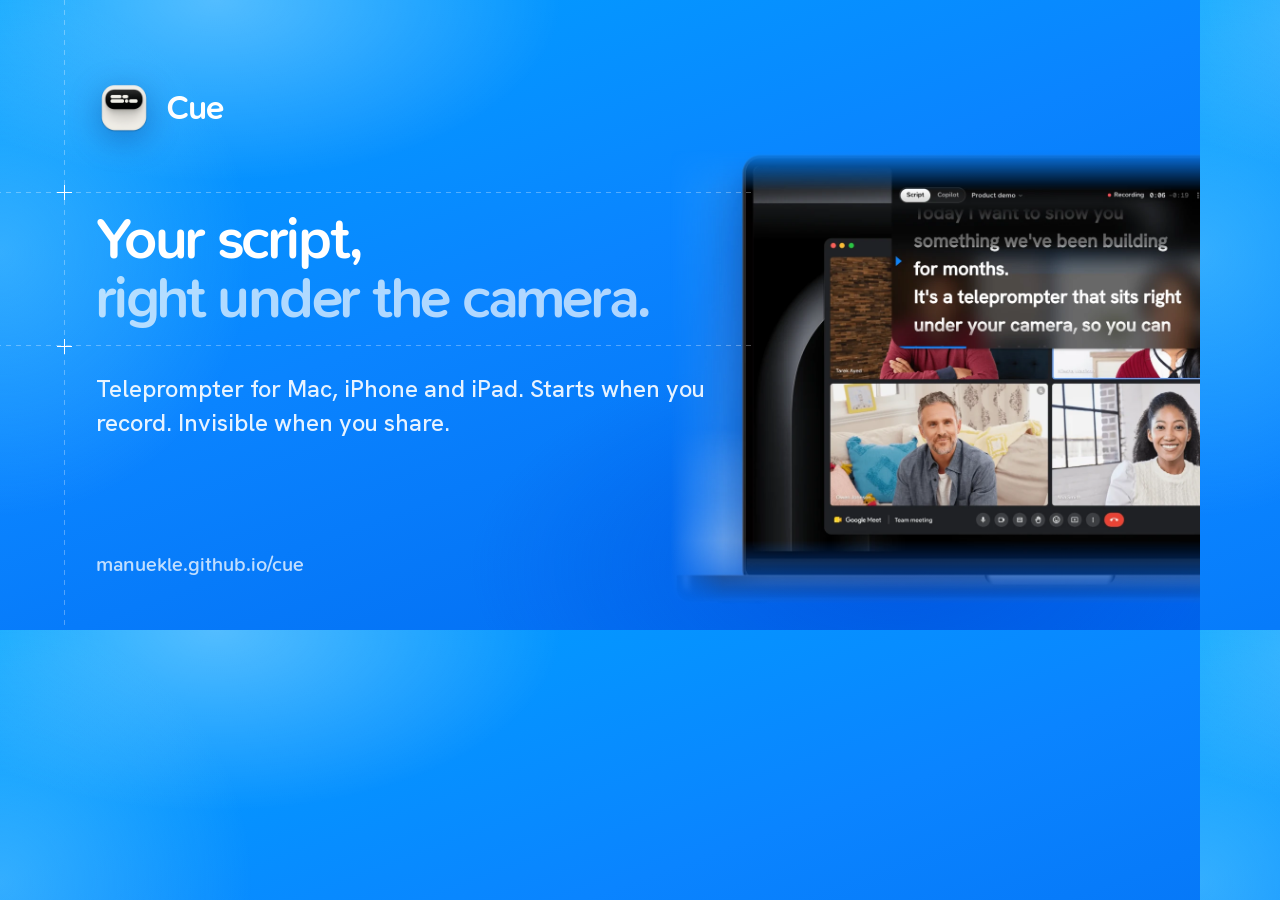
<file: tools/og/og.html>
<!doctype html>
<!-- Source of site/assets/img/og.jpg (1200x630). Render: node tools/og/render.mjs -->
<html lang="en">
<head>
<meta charset="utf-8">
<style>
  @font-face { font-family: "SN Pro"; src: url("../../site/assets/fonts/SNPro-Semibold.ttf"); font-weight: 600; }
  @font-face { font-family: "SN Pro"; src: url("../../site/assets/fonts/SNPro-Medium.ttf"); font-weight: 500; }
  @font-face { font-family: "Hanken Grotesk"; src: url("../../site/assets/fonts/HankenGrotesk-Medium.ttf"); font-weight: 500; }
  * { box-sizing: border-box; margin: 0; }
  html, body { width: 1200px; height: 630px; overflow: hidden; }
  body {
    position: relative; color: #fff; font-family: "SN Pro", system-ui, sans-serif;
    background:
      radial-gradient(40% 40% at 18% 0%, rgba(255,255,255,.32), rgba(255,255,255,0) 72%),
      radial-gradient(30% 60% at 0% 40%, rgba(120,214,255,.4), rgba(120,214,255,0) 70%),
      radial-gradient(50% 50% at 75% 90%, rgba(0,70,210,.5), rgba(0,70,210,0) 72%),
      linear-gradient(160deg, #00a3ff 0%, #0a84ff 45%, #0066ee 100%);
  }
  /* drafting guides, like the site hero */
  .guide { position: absolute; background: repeating-linear-gradient(90deg, rgba(255,255,255,.3) 0 5px, transparent 5px 10px); height: 1px; left: 0; right: 0; }
  .guide.v { width: 1px; height: auto; top: 0; bottom: 0; left: 64px; right: auto; z-index: 0; background: repeating-linear-gradient(180deg, rgba(255,255,255,.3) 0 5px, transparent 5px 10px); }
  .x { position: absolute; width: 15px; height: 15px; margin: -7px 0 0 -7px;
    background: linear-gradient(#fff, #fff) center / 15px 1px no-repeat, linear-gradient(#fff, #fff) center / 1px 15px no-repeat; }
  .copy { position: absolute; left: 96px; top: 80px; width: 640px; }
  /* headline framed by dashed lines that run off the canvas, + marks at the left corners */
  .frame { position: relative; margin-top: 56px; padding: 18px 0; }
  .frame::before { content: ""; position: absolute; left: -200px; right: -20px; top: 0; bottom: 0;
    background: repeating-linear-gradient(90deg, rgba(255,255,255,.3) 0 5px, transparent 5px 10px) top / 100% 1px no-repeat,
                repeating-linear-gradient(90deg, rgba(255,255,255,.3) 0 5px, transparent 5px 10px) bottom / 100% 1px no-repeat; }
  .frame .x.t { left: -32px; top: 0; } .frame .x.b { left: -32px; top: 100%; }
  .copy { z-index: 2; }
  .brand { display: flex; align-items: center; gap: 14px; font-size: 34px; font-weight: 600; letter-spacing: -0.03em; }
  .brand img { width: 56px; height: 56px; filter: drop-shadow(0 8px 16px rgba(0,30,100,.35)); }
  h1 { font-size: 58px; line-height: 1.02; letter-spacing: -0.045em; font-weight: 600; }
  h1 span { color: rgba(255,255,255,.68); }
  p { margin-top: 26px; font-family: "Hanken Grotesk", sans-serif; font-weight: 500; font-size: 24px; line-height: 1.4; color: rgba(255,255,255,.9); }
  .url { position: absolute; left: 96px; bottom: 54px; font-size: 20px; font-weight: 500; color: rgba(255,255,255,.75); }
  .mac { position: absolute; right: -230px; top: 150px; width: 760px; z-index: 1;
    -webkit-mask-image: linear-gradient(90deg, transparent 0, #000 7%), linear-gradient(180deg, transparent 0, #000 9%, #000 86%, transparent 100%);
    -webkit-mask-composite: source-in; mask-composite: intersect; }
</style>
</head>
<body>
  <div class="guide v"></div>

  <div class="copy">
    <div class="brand"><img src="../../site/assets/img/icon-512.png" alt="">Cue</div>
    <div class="frame"><i class="x t"></i><i class="x b"></i><h1>Your script,<br><span>right under the camera.</span></h1></div>
    <p>Teleprompter for Mac, iPhone and iPad. Starts when you record. Invisible when you share.</p>
  </div>
  <div class="url">manuekle.github.io/cue</div>
  <img class="mac" src="mac.webp" alt="">
</body>
</html>
</file>
<file: site/assets/style.css>
/* Cue — landing page */

@font-face { font-family: "SN Pro"; src: url("fonts/SNPro-Medium.ttf") format("truetype"); font-weight: 500; font-display: swap; }
@font-face { font-family: "SN Pro"; src: url("fonts/SNPro-Semibold.ttf") format("truetype"); font-weight: 600; font-display: swap; }
@font-face { font-family: "Hanken Grotesk"; src: url("fonts/HankenGrotesk-Regular.ttf") format("truetype"); font-weight: 400; font-display: swap; }
@font-face { font-family: "Hanken Grotesk"; src: url("fonts/HankenGrotesk-Medium.ttf") format("truetype"); font-weight: 500; font-display: swap; }
@font-face { font-family: "Geist Mono"; src: url("fonts/GeistMono-Medium.ttf") format("truetype"); font-weight: 500; font-display: swap; }

:root {
  --blue-surface:
    radial-gradient(28% 55% at 0% 34%, rgba(120,214,255,.38), rgba(120,214,255,0) 70%),
    radial-gradient(24% 46% at 100% 20%, rgba(120,214,255,.32), rgba(120,214,255,0) 70%),
    radial-gradient(60% 42% at 50% 64%, rgba(0,70,210,.55), rgba(0,70,210,0) 72%),
    linear-gradient(180deg, #00a3ff 0%, #0a8aff 28%, #0a7cff 60%, #0066ee 100%);
  --grain: url("data:image/svg+xml,%3Csvg xmlns='http://www.w3.org/2000/svg' width='160' height='160'%3E%3Cfilter id='n'%3E%3CfeTurbulence type='fractalNoise' baseFrequency='.85' numOctaves='2' stitchTiles='stitch'/%3E%3CfeColorMatrix values='0 0 0 0 1 0 0 0 0 1 0 0 0 0 1 0 0 0 .55 0'/%3E%3C/filter%3E%3Crect width='100%25' height='100%25' filter='url(%23n)'/%3E%3C/svg%3E");
  --ink: #0b0b0c;
  --ink-2: #151618;
  --ink-3: #1c1d20;
  --ink-4: #26272b;
  --pearl: #f4f2ee;
  --paper: #ffffff;
  --mist: #f4f4f5;
  --line: #ececee;
  --text: #121214;
  --muted: #5d5f66;
  --faint: #8b8d94;
  --blue: #0a84ff;
  --blue-hi: #4da8ff;
  --blue-soft: #e6f2ff;
  /* atmosphere palette: midnight, azure, aqua */
  --midnight: #00071c;
  --azure: #006ec2;
  --aqua: #52d2e4;

  --display: "SN Pro", ui-sans-serif, system-ui, -apple-system, sans-serif;
  --body: "Hanken Grotesk", ui-sans-serif, system-ui, -apple-system, sans-serif;
  --mono: "Geist Mono", ui-monospace, "SF Mono", Menlo, monospace;

  --r-lg: 28px;
  --r-md: 18px;
  --wrap: 1000px;
  --ease: cubic-bezier(.2, .8, .2, 1);
}

*, *::before, *::after { box-sizing: border-box; }
html { scroll-behavior: smooth; -webkit-text-size-adjust: 100%;
  /* no rubber-band past the page: the bounce showed a bare strip above the hero and below the footer */
  overscroll-behavior-y: none;
  scroll-padding-top: 100px; /* hash links land below the floating nav */
  /* if a browser still bounces, the strip is the page's own blue (top half hero, bottom half footer) */
  background: linear-gradient(#00a3ff 0 50%, #0058dc 50% 100%); background-color: #0a84ff; }
body {
  margin: 0;
  background: transparent;
  color: var(--text);
  font-family: var(--body);
  font-size: 17px;
  line-height: 1.5;
  -webkit-font-smoothing: antialiased;
  text-rendering: optimizeLegibility;
}
img, svg { display: block; }
a { color: inherit; text-decoration: none; }
button { font: inherit; color: inherit; background: none; border: 0; cursor: pointer; }
h1, h2, h3, h4 { font-family: var(--display); font-weight: 600; margin: 0; letter-spacing: -0.025em; }
p { margin: 0; }
.ico { width: 1em; height: 1em; flex: none; }
.wrap { width: min(var(--wrap), calc(100% - 40px)); margin-inline: auto; }
.sr { position: absolute; width: 1px; height: 1px; overflow: hidden; clip: rect(0 0 0 0); white-space: nowrap; }

/* ---------- Buttons ---------- */
.btn {
  display: inline-flex; align-items: center; gap: 8px;
  height: 44px; padding: 0 18px;
  border-radius: 12px;
  font-family: var(--display); font-weight: 600; font-size: 16px; letter-spacing: -0.01em;
  transition: transform .2s var(--ease), background .2s, box-shadow .2s;
  white-space: nowrap;
}
.btn:active { transform: scale(.97); }
.btn-blue {
  background: var(--blue); color: #fff;
  box-shadow: 0 1px 0 rgba(255,255,255,.25) inset, 0 6px 18px -6px rgba(10,132,255,.7);
}
.btn-blue:hover { background: #3a9bff; }
.btn-white { background: #fff; color: #0062d6; box-shadow: 0 1px 0 rgba(255,255,255,.6) inset, 0 10px 26px -10px rgba(0,40,120,.55); }
.btn-white:hover { background: #eef6ff; }
.btn-ghost { background: rgba(255,255,255,.1); color: #fff; box-shadow: 0 0 0 1px rgba(255,255,255,.14) inset; backdrop-filter: blur(10px); }
.btn-ghost:hover { background: rgba(255,255,255,.16); }
.btn-light { background: var(--paper); color: var(--text); box-shadow: 0 0 0 1px var(--line) inset, 0 1px 2px rgba(0,0,0,.05); }
.btn-light:hover { background: var(--mist); }
.btn .apple { width: 15px; height: 15px; margin-top: -2px; }

/* ---------- Nav ---------- */
.nav {
  position: fixed; top: 18px; left: 50%; z-index: 50;
  transform: translateX(-50%);
  display: flex; align-items: center; gap: 4px;
  padding: 5px 5px 5px 14px;
  background: rgba(16,16,18,.92);
  border-radius: 18px;
  box-shadow: 0 0 0 1px rgba(255,255,255,.07) inset, 0 12px 30px -10px rgba(0,0,0,.5);
  backdrop-filter: blur(16px) saturate(1.4);
  -webkit-backdrop-filter: blur(16px) saturate(1.4);
}
.nav .brand { display: flex; align-items: center; gap: 8px; margin-right: 14px; color: #fff; font-family: var(--display); font-weight: 600; font-size: 19px; letter-spacing: -0.03em; }
.nav .brand img { width: 30px; height: 30px; border-radius: 8px; }
.nav-links { display: flex; gap: 2px; }
.nav-links a {
  padding: 8px 12px; border-radius: 10px;
  color: rgba(255,255,255,.66); font-family: var(--display); font-weight: 500; font-size: 15px;
  transition: color .2s, background .2s;
}
.nav-links a[aria-current="true"] { color: #fff; background: rgba(255,255,255,.1); }
.nav-links a:hover { color: #fff; background: rgba(255,255,255,.07); }
.nav-links a.gh { display: inline-flex; align-items: center; gap: 6px; }
.nav-links a.gh .ico { width: 16px; height: 16px; }
.nav .btn { height: 40px; margin-left: 8px; font-size: 15px; padding: 0 16px; }

/* ---------- Hero: saturated brand blue, soft light, drafting guides ---------- */
.hero {
  position: relative; overflow: hidden; isolation: isolate;
  padding: 168px 0 120px;
  color: #fff; text-align: center;
  background:
    linear-gradient(180deg, rgba(255,255,255,0) 74%, rgba(255,255,255,.55) 89%, #fff 97%),
    radial-gradient(34% 26% at 50% -6%, rgba(255,255,255,.38), rgba(255,255,255,0) 72%),
    var(--blue-surface);
}
.hero::before { /* light streaks, blurred like glass */
  content: ""; position: absolute; inset: -10% -10% 20%; z-index: -1; pointer-events: none;
  background:
    linear-gradient(115deg, rgba(255,255,255,0) 30%, rgba(255,255,255,.10) 40%, rgba(255,255,255,0) 52%),
    linear-gradient(65deg, rgba(255,255,255,0) 55%, rgba(255,255,255,.08) 64%, rgba(255,255,255,0) 74%);
  filter: blur(18px);
}
.hero::after { /* fine grain */
  content: ""; position: absolute; inset: 0; z-index: -1; pointer-events: none; opacity: .22; mix-blend-mode: overlay;
  -webkit-mask-image: linear-gradient(#000 70%, transparent 92%); mask-image: linear-gradient(#000 70%, transparent 92%);
  background: url("data:image/svg+xml,%3Csvg xmlns='http://www.w3.org/2000/svg' width='160' height='160'%3E%3Cfilter id='n'%3E%3CfeTurbulence type='fractalNoise' baseFrequency='.85' numOctaves='2' stitchTiles='stitch'/%3E%3CfeColorMatrix values='0 0 0 0 1 0 0 0 0 1 0 0 0 0 1 0 0 0 .55 0'/%3E%3C/filter%3E%3Crect width='100%25' height='100%25' filter='url(%23n)'/%3E%3C/svg%3E");
}
.hero-copy { position: relative; z-index: 2; }
/* headline framed by dashed drafting lines that run off the page, with + marks at the corners */
.h1-frame { --dash: rgba(255,255,255,.32); position: relative; display: inline-block; padding: 22px 34px; }
.h1-frame::before, .h1-frame::after { content: ""; position: absolute; pointer-events: none; }
.h1-frame::before { left: -100vw; right: -100vw; top: 0; bottom: 0;
  background: repeating-linear-gradient(90deg, var(--dash) 0 5px, transparent 5px 10px) top / 100% 1px no-repeat,
              repeating-linear-gradient(90deg, var(--dash) 0 5px, transparent 5px 10px) bottom / 100% 1px no-repeat; }
.h1-frame::after { top: -100vh; bottom: -100vh; left: 0; right: 0;
  background: repeating-linear-gradient(180deg, var(--dash) 0 5px, transparent 5px 10px) left / 1px 100% no-repeat,
              repeating-linear-gradient(180deg, var(--dash) 0 5px, transparent 5px 10px) right / 1px 100% no-repeat; }
.h1-frame .x { position: absolute; width: 13px; height: 13px; margin: -6px 0 0 -6px;
  background: linear-gradient(#fff, #fff) center / 13px 1px no-repeat, linear-gradient(#fff, #fff) center / 1px 13px no-repeat; }
.h1-frame .tl { left: 0; top: 0; } .h1-frame .tr { left: 100%; top: 0; } .h1-frame .bl { left: 0; top: 100%; } .h1-frame .br { left: 100%; top: 100%; }
.hero h1 {
  position: relative; font-size: clamp(42px, 6.4vw, 80px); line-height: 1.02; letter-spacing: -0.042em;
  color: #fff; text-shadow: 0 1px 2px rgba(0,40,120,.12);
}
.hero h1 .soft { color: rgba(255,255,255,.66); }
.hero .lede {
  max-width: 540px; margin: 30px auto 0;
  font-size: 19px; line-height: 1.55; color: rgba(255,255,255,.88);
}
.hero-ctas { display: flex; justify-content: center; gap: 10px; margin-top: 34px; flex-wrap: wrap; }
.hero-meta { --cut: #0a84ff; display: flex; justify-content: center; gap: 20px; margin-top: 22px; font-size: 14px; color: rgba(255,255,255,.86); flex-wrap: wrap; }
.hero-meta span { display: inline-flex; align-items: center; gap: 6px; }
.hero-meta .ico { width: 16px; height: 16px; color: #fff; }
.btn-link { padding: 0 10px; color: #fff; background: none; }
.btn-link .arr { width: 14px; height: 14px; transform: rotate(-90deg); transition: transform .2s var(--ease); }
.btn-link span { background: linear-gradient(currentColor, currentColor) left bottom / 0 1.5px no-repeat; padding-bottom: 2px; transition: background-size .25s var(--ease); }
.btn-link:hover span { background-size: 100% 1.5px; }
.btn-link:hover .arr { transform: rotate(-90deg) translateY(3px); }
.btn-dark { background: var(--ink); color: #fff; box-shadow: 0 1px 0 rgba(255,255,255,.12) inset, 0 10px 24px -10px rgba(0,0,0,.55); }
.btn-dark:hover { background: #26272b; }
/* soft white light the laptop sits in */
.stage::before { content: ""; position: absolute; z-index: -1; pointer-events: none; left: 50%; bottom: -6%; width: 110%; height: 46%; transform: translateX(-50%);
  background: radial-gradient(50% 50% at 50% 60%, rgba(255,255,255,.4), rgba(160,220,255,.18) 45%, rgba(160,220,255,0) 72%); filter: blur(10px); }

/* ---------- Mac mockup (frame image + live screen) ---------- */
.stage { position: relative; z-index: 2; margin: 72px auto 0; width: min(1120px, calc(100% - 24px)); }
.mac { position: relative; aspect-ratio: 2048 / 1237; container-type: inline-size; }
.mac-frame { position: absolute; inset: 0; width: 100%; height: 100%; user-select: none; filter: drop-shadow(0 40px 50px rgba(0,30,100,.35)) drop-shadow(0 8px 14px rgba(0,30,100,.2)); }
.screen {
  position: absolute; left: 10.242%; top: 2.467%; width: 79.517%; height: 85.387%;
  border-radius: 1.1cqw 1.1cqw 0 0; overflow: hidden;
  background: #050506 url("img/mac-wallpaper.webp") center / cover;
  font-size: 1.02cqw;
}
.live-dot { width: .6em; height: .6em; border-radius: 50%; background: var(--blue-hi); box-shadow: 0 0 0 .25em rgba(77,168,255,.18); }
.notch {
  position: absolute; top: 0; left: 50%; z-index: 5;
  width: 12.2%; aspect-ratio: 199 / 31; transform: translateX(-50%);
  background: #000; border-radius: 0 0 .7em .7em;
}

/* Cue notch panel — mirrors macOS/PrompterPanel.swift. 1em = 10 pt (x1.4) of a 1512 pt wide screen. */
.panel {
  position: absolute; top: 0; left: 50%; z-index: 4;
  width: 60em; height: 33.2em; transform: translateX(-50%);
  color: #fff; text-align: left;
}
.mac .panel { font-size: calc(79.517cqw / 151.2 * 1.4); } /* drawn 1.4x so the UI stays legible */
.panel::before, .panel::after { /* concave shoulders (panelShoulder 12 pt) */
  content: ""; position: absolute; top: 0; width: 1.2em; height: 1.2em;
  background: radial-gradient(circle at 0 100%, transparent 1.18em, #000 1.2em);
}
.panel::before { left: 0; }
.panel::after { right: 0; transform: scaleX(-1); }
.p-body {
  position: absolute; inset: 0 1.2em; overflow: hidden;
  border-radius: 0 0 2.6em 2.6em;
  background: linear-gradient(#000 0, #000 3.2em, rgba(0,0,0,.58) 6.8em);
  -webkit-backdrop-filter: blur(1.6em) saturate(1.4); backdrop-filter: blur(1.6em) saturate(1.4);
  box-shadow: 0 .2em .4em rgba(0,0,0,.35);
}
.p-notch { height: 3.2em; }
.p-head { display: flex; align-items: center; gap: 1em; height: 4.4em; padding: 0 1em 0 1.4em; }
.p-head .grow, .p-foot .grow { flex: 1; }
.panel .mode { display: inline-flex; gap: .2em; padding: .2em; border-radius: 999px; background: rgba(255,255,255,.06); box-shadow: 0 0 0 .1em rgba(255,255,255,.12) inset; }
.panel .mode > * { display: inline-flex; align-items: center; height: 2em; padding: 0 .92em; border-radius: 999px; font: 600 1.2em/1 var(--display); color: rgba(255,255,255,.62); }
.panel .mode > b { background: linear-gradient(#fff, #d6d6d6); color: #000; }
.panel .picker { display: inline-flex; align-items: center; gap: .35em; font: 600 1.25em/1 var(--display); color: rgba(255,255,255,.8); white-space: nowrap; }
.panel .picker .ico { width: .8em; height: .8em; opacity: .7; }
.panel .detect { display: inline-flex; align-items: center; gap: .5em; white-space: nowrap; }
.panel .detect i { width: .6em; height: .6em; border-radius: 50%; background: rgba(255,255,255,.3); transition: background .3s; }
.panel .detect span { font: 500 1.2em/1 var(--display); color: rgba(255,255,255,.45); transition: color .3s; }
.panel .detect.on i { background: #ff4d52; }
.panel .detect.on span { color: rgba(255,255,255,.9); }
.panel .elapsed { display: inline-flex; gap: .5em; font: 500 1.2em/1 var(--mono); }
.panel .elapsed .rem { color: rgba(255,255,255,.4); }
.panel .more { width: 1.6em; height: 1.6em; color: rgba(255,255,255,.7); }

.script-window { position: relative; height: 25.6em; }
.panel .script-mask {
  position: absolute; inset: 0; overflow: hidden;
  -webkit-mask-image: linear-gradient(rgba(0,0,0,0) 0, rgba(0,0,0,.32) 10.5%, rgba(0,0,0,.42) 26.5%, #000 30%, #000 82%, rgba(0,0,0,0) 100%);
          mask-image: linear-gradient(rgba(0,0,0,0) 0, rgba(0,0,0,.32) 10.5%, rgba(0,0,0,.42) 26.5%, #000 30%, #000 82%, rgba(0,0,0,0) 100%);
}
.panel .script {
  padding: 0 1.18em; /* 40 pt */
  font: 600 3.4em/1.5 var(--body); letter-spacing: -0.005em; color: #fff;
  will-change: transform; transition: opacity .3s ease;
}
.panel .script p { margin: 0; }
.guide-band { position: absolute; left: 0; right: 0; top: 7.49em; height: 4.59em; background: linear-gradient(90deg, rgba(10,132,255,0), rgba(10,132,255,.07), rgba(10,132,255,0)); }
.guide-marker { position: absolute; left: .7em; top: 8.89em; width: 1.1em; height: 1.8em; color: var(--blue); }
.panel .progress { position: absolute; left: 0; right: 0; bottom: 0; height: .3em; }
.panel .progress i { display: block; height: 100%; width: 0; min-width: .3em; border-radius: 999px; background: var(--blue); }

.panel .countdown {
  position: absolute; left: 50%; top: 50%; width: 15.9em; height: 15.9em; margin: -7.95em 0 0 -7.95em;
  display: grid; place-items: center; border-radius: 50%;
  background: radial-gradient(circle, rgba(10,132,255,.18), rgba(10,132,255,0) 70%), rgba(0,0,0,.7);
  opacity: 0; pointer-events: none;
}
.panel .countdown svg { position: absolute; inset: 0; width: 100%; height: 100%; transform: rotate(-90deg); }
.panel .countdown circle { fill: none; stroke-width: 4.5; }
.panel .countdown .track { stroke: rgba(255,255,255,.1); }
.panel .countdown .ring { stroke: var(--blue); stroke-linecap: round; stroke-dasharray: 285.9; stroke-dashoffset: 0; }
.panel .countdown b { position: relative; font: 600 7.95em/1 var(--display); letter-spacing: -0.03em; font-variant-numeric: tabular-nums; }
.panel .countdown.show { animation: cd-in .3s cubic-bezier(.3,1.4,.5,1) forwards, cd-out .15s ease-in .85s forwards; }
.panel .countdown.show .ring { animation: cd-ring 1s linear forwards; }
@keyframes cd-in { from { opacity: 0; transform: scale(1.25); } to { opacity: 1; transform: scale(1); } }
@keyframes cd-out { to { opacity: 0; } }
@keyframes cd-ring { to { stroke-dashoffset: 285.9; } }

.p-foot {
  position: absolute; left: 0; right: 0; bottom: 0;
  display: flex; align-items: center; gap: .8em;
  padding: 2.8em 1.6em 1.4em;
  background: linear-gradient(rgba(0,0,0,0), rgba(0,0,0,.55) 40%, rgba(0,0,0,.7));
  transition: opacity .2s ease;
}
.panel .p-foot { opacity: 0; }
.mac:hover .panel .p-foot { opacity: 1; }
.panel .cbtn {
  width: 3.2em; height: 3.2em; border-radius: 50%; display: grid; place-items: center;
  background: rgba(255,255,255,.07); box-shadow: 0 0 0 .1em rgba(255,255,255,.16) inset;
  -webkit-backdrop-filter: blur(1em); backdrop-filter: blur(1em); color: #fff;
}
.panel .cbtn .ico { width: 1.47em; height: 1.47em; }
.panel .play { width: 4em; height: 4em; border-radius: 50%; display: grid; place-items: center; background: linear-gradient(#fff, #d6d6d6); color: #000; transition: background .3s; }
.panel .play .ico { grid-area: 1 / 1; width: 1.6em; height: 1.6em; }
.panel .play .i-pause, .panel.active .play .i-play { display: none; }
.panel.active .play .i-pause { display: block; }
.panel.active .play { background: var(--blue); color: #fff; }
.panel .stepper {
  display: inline-flex; align-items: center; height: 3.4em; border-radius: 999px;
  background: rgba(0,0,0,.6); box-shadow: 0 0 0 .1em rgba(255,255,255,.16) inset;
  -webkit-backdrop-filter: blur(1em); backdrop-filter: blur(1em);
}
.panel .stepper .pm { width: 1.3em; height: 1.3em; margin: 0 1.05em; }
.panel .stepper > span { display: inline-flex; align-items: center; justify-content: center; gap: .42em; min-width: 4.5em; font: 500 1.2em/1 var(--mono); }
.panel .stepper > span .ico { width: 1.17em; height: 1.17em; color: var(--blue); }

/* Video call window */
.call {
  position: absolute; left: 12%; width: 76%; top: 19%; z-index: 1;
  border-radius: .9em; overflow: hidden;
  background: #202124;
  box-shadow: 0 0 0 .07em rgba(255,255,255,.14), 0 0 0 .14em rgba(0,0,0,.6), 0 2.4em 5em -1em rgba(0,0,0,.8);
}
.call-bar { position: relative; height: 1.9em; display: flex; align-items: center; gap: .5em; padding: 0 .9em; background: #202124; font-size: .9em; }
.call-bar i { width: .8em; height: .8em; border-radius: 50%; background: #3a3b40; box-shadow: 0 0 0 .05em rgba(0,0,0,.25) inset; }
.call-bar i:nth-child(1) { background: #ff5f57; } .call-bar i:nth-child(2) { background: #febc2e; } .call-bar i:nth-child(3) { background: #28c840; }
.feed { display: block; width: 100%; height: auto; }

/* ---------- Sheet (white rounded section over dark) ---------- */
.sheet { position: relative; z-index: 3; background: var(--paper); }
.sheet.round-t { border-radius: var(--r-lg) var(--r-lg) 0 0; margin-top: calc(-1 * var(--r-lg)); }
.sheet.round-b { border-radius: 0 0 var(--r-lg) var(--r-lg); }
.sheet.round-t + .sheet.round-b { margin-top: -1px; } /* no hairline between two white sheets */

.sheet.works-with { padding: 20px 0 48px; text-align: center; margin-top: -2px; }
.works-with p { font-family: var(--display); font-weight: 500; font-size: 14px; color: var(--faint); }
.marquee { overflow: hidden; margin-top: 22px; -webkit-mask-image: linear-gradient(90deg, transparent, #000 12%, #000 88%, transparent); mask-image: linear-gradient(90deg, transparent, #000 12%, #000 88%, transparent); }
.marquee-track { display: flex; width: max-content; animation: marquee 40s linear infinite; }
.marquee:hover .marquee-track { animation-play-state: paused; }
.marquee-group { display: flex; align-items: center; gap: 52px; margin: 0; padding: 0 26px; list-style: none; }
.marquee-group li { display: inline-flex; align-items: center; gap: 10px; font-family: var(--display); font-weight: 600; font-size: 19px; letter-spacing: -0.02em; color: #4a4b52; white-space: nowrap; }
.marquee-group img { width: 28px; height: 28px; object-fit: contain; }
@keyframes marquee { to { transform: translateX(-50%); } }

/* ---------- Dark band ---------- */
.band { position: relative; isolation: isolate; overflow: hidden; padding: 110px 0 120px; text-align: center; color: #fff; background: var(--blue-surface); margin-top: calc(-1 * var(--r-lg)); padding-top: calc(110px + var(--r-lg)); }
.band h2 { font-weight: 500; font-size: clamp(24px, 2.6vw, 30px); line-height: 1.25; letter-spacing: -0.02em; }
.band h2 span { color: rgba(255,255,255,.7); }
.band::after { content: ""; position: absolute; inset: 0; z-index: -1; pointer-events: none; opacity: .22; mix-blend-mode: overlay; background: var(--grain); }

.band-tabs { display: flex; justify-content: center; gap: 10px; margin-top: 46px; flex-wrap: wrap; }
.band-tabs a { display: grid; justify-items: center; gap: 10px; width: 104px; padding: 14px 6px; border-radius: 16px; color: rgba(255,255,255,.85); font-family: var(--display); font-weight: 500; font-size: 15px; transition: background .2s, color .2s; }
.band-tabs a:hover { background: rgba(255,255,255,.12); color: #fff; }
.band-tabs { --cut: #0a84ff; }
.band-tabs .ico { width: 30px; height: 30px; color: #fff; transition: transform .25s var(--ease); }
.band-tabs a:hover .ico { transform: translateY(-2px); }

/* ---------- Sections ---------- */
.section { padding: 110px 0; }
.section-head { text-align: center; max-width: 680px; margin: 0 auto 72px; }
.tag {
  display: inline-flex; align-items: center; gap: 7px;
  padding: 7px 13px; border-radius: 999px;
  background: var(--mist); color: #3a3c42;
  font-family: var(--display); font-weight: 600; font-size: 14px;
}
.tag .ico { width: 16px; height: 16px; }
.tag.blue { background: #e8f1fa; color: var(--azure); }
.tag.dark { background: #111; color: #fff; }
.tag.glass { background: rgba(255,255,255,.08); color: rgba(255,255,255,.85); box-shadow: 0 0 0 1px rgba(255,255,255,.08) inset; }
.section-head h2 { margin-top: 0; font-size: clamp(36px, 4.6vw, 54px); line-height: 1.06; letter-spacing: -0.035em; }
.section-head p { margin-top: 18px; color: var(--muted); font-size: 18px; }

/* Feature rows */
.rows { display: grid; gap: 120px; }
.row { display: grid; grid-template-columns: 1.08fr 1fr; gap: 72px; align-items: center; }
.row.flip .visual { order: 2; }
.row h3 { margin-top: 0; font-weight: 500; font-size: clamp(28px, 3vw, 34px); line-height: 1.15; letter-spacing: -0.03em; }
.checks { list-style: none; padding: 0; margin: 28px 0 0; display: grid; gap: 14px; }
.checks li { display: flex; gap: 12px; align-items: flex-start; color: #2c2e33; }
.checks li::before { content: ""; flex: none; width: 20px; height: 20px; margin-top: 2px; border-radius: 50%; background: var(--accent, var(--blue)) url("data:image/svg+xml,%3Csvg xmlns='http://www.w3.org/2000/svg' viewBox='0 0 20 20'%3E%3Cpath d='M6 10.4l2.6 2.6L14 7.4' fill='none' stroke='white' stroke-width='2' stroke-linecap='round' stroke-linejoin='round'/%3E%3C/svg%3E") center / 100% no-repeat; }
.apps { display: flex; flex-wrap: wrap; gap: 8px; margin-top: 26px; }
.apps span { display: inline-flex; align-items: center; gap: 7px; padding: 6px 12px 6px 9px; border-radius: 10px; background: #fff; box-shadow: 0 0 0 1px var(--line) inset, 0 1px 2px rgba(0,0,0,.04); font-family: var(--display); font-weight: 500; font-size: 14px; color: #3a3c42; }
.apps img { width: 18px; height: 18px; object-fit: contain; }

.visual {
  position: relative; aspect-ratio: 1.05; border-radius: var(--r-lg);
  display: grid; place-items: center; overflow: hidden;
  background: radial-gradient(70% 70% at 50% 50%, var(--glow, #e6f0fa), rgba(230,240,250,0) 75%);
}
#iphone .visual { --glow: #e1f4f8; }

/* Visual: zoomed-in top of the MacBook, Cue counting in under the notch */
.visual.mac-zoom {
  place-items: start center;
  background: #050506;
  -webkit-mask-image: linear-gradient(180deg, #000 72%, transparent 100%);
          mask-image: linear-gradient(180deg, #000 72%, transparent 100%);
}
.mac-zoom .mac { position: absolute; top: -5%; left: 50%; width: 185%; transform: translateX(-50%); }
.mac-zoom .mac-frame { filter: none; }

/* Visual: phone (frame image over a live screen).
   The screen runs under the black bezel so its corners never show past the frame cut-out. */
.phone { position: relative; height: 90%; aspect-ratio: 1406 / 2822; }
.phone .scr {
  position: absolute; left: 5.55%; top: 2.764%; width: 88.9%; height: 94.47%; z-index: 1;
  border-radius: 17.6% / 8.25%; overflow: hidden; background: #000;
  container-type: inline-size;
}
.phone-frame { position: absolute; inset: 0; width: 100%; height: 100%; z-index: 2; pointer-events: none; user-select: none; filter: drop-shadow(0 34px 44px rgba(0,20,60,.28)); }
.shot { position: absolute; inset: 0; width: 100%; height: 100%; object-fit: cover; object-position: 50% 50%; }
/* Screenshots are 9:16 and the phone is taller: show them whole, pinned to the bottom, black above. */
.shot.fit { inset: auto 0 0 0; height: auto; }
.phone .scr:has(.shot.fit) { background: #000; }

@keyframes wave { 0%,100% { transform: scaleY(.5); } 50% { transform: scaleY(1.2); } }

/* ---------- Cards grid ---------- */
.cards { display: grid; grid-template-columns: 1fr 1fr; gap: 28px; }
.card { border-radius: var(--r-lg); background: var(--mist); overflow: hidden; display: flex; flex-direction: column; }
.card .art { position: relative; height: 330px; display: grid; place-items: center; overflow: hidden;
  background: radial-gradient(80% 75% at 50% 40%, #fff, var(--mist) 78%); }
.card .copy { padding: 26px 34px 34px; text-align: center; border-top: 1px solid #e7e7ea; }
.card h3 { font-size: 20px; font-weight: 600; letter-spacing: -0.02em; }
.card p { margin-top: 8px; color: var(--muted); font-size: 16px; }
/* a dark piece of screen shared by the card arts */
.desk, .sd-screen {
  position: relative; overflow: hidden; background: #050506 url("img/mac-wallpaper.webp") center top / cover;
  box-shadow: 0 0 0 6px #0c0c0e, 0 0 0 7px rgba(0,0,0,.08), 0 30px 50px -24px rgba(0,20,60,.45);
}

/* card art: notch pill (MacNotchPillView: ears of 60 pt around the notch) */
.desk { width: 84%; aspect-ratio: 2; border-radius: 18px; container-type: inline-size; display: grid; justify-items: center; align-content: space-between; background-position: 62% 42%; background-size: 150%; }
.notch-pill {
  --s: .6em; position: relative; display: flex; justify-content: space-between; align-items: center;
  width: 31.7em; height: 3.2em; padding: 0 calc(var(--s) + .8em) 0 calc(var(--s) + .6em);
  font-size: 2.2cqw; background: #000; border-radius: 0 0 1.2em 1.2em;
  clip-path: inset(0 var(--s) 0 var(--s) round 0 0 1.2em 1.2em);
  box-shadow: 0 .2em .4em rgba(0,0,0,.35);
  transition: width .25s cubic-bezier(.3,1.4,.5,1), height .25s cubic-bezier(.3,1.4,.5,1);
}
.notch-pill::before, .notch-pill::after { content: ""; position: absolute; top: 0; width: var(--s); height: var(--s); background: radial-gradient(circle at 0 100%, transparent calc(var(--s) - .02em), #000 var(--s)); }
.notch-pill::before { left: 0; } .notch-pill::after { right: 0; transform: scaleX(-1); }
.card:hover .notch-pill { width: 32.5em; height: 3.5em; }
.notch-pill .ear { display: flex; align-items: center; gap: .3em; font: 500 1.1em/1 var(--mono); color: rgba(255,255,255,.88); }
.notch-pill .rec { width: .55em; height: .55em; margin: 0 .25em; border-radius: 50%; background: #ff4d52; box-shadow: 0 0 .4em rgba(255,77,82,.8); }
.notch-pill .pa { width: 1.82em; height: 1.82em; border-radius: 50%; display: grid; place-items: center; background: var(--blue); color: #fff; }
.notch-pill .pa .ico { width: 1em; height: 1em; }
.desk-hint { margin-bottom: 7cqw; font: 500 3.4cqw/1 var(--display); color: rgba(255,255,255,.55); }

/* card art: share comparison, same Meet call */
.share-demo { display: flex; gap: 22px; align-items: center; }
.sd { margin: 0; width: 200px; }
.sd-screen { aspect-ratio: 1.6; border-radius: 10px; box-shadow: 0 0 0 4px #0c0c0e, 0 0 0 5px rgba(0,0,0,.08), 0 22px 36px -20px rgba(0,20,60,.5); container-type: inline-size; }
.sd-screen img { position: absolute; inset: 0; width: 100%; height: 100%; object-fit: cover; }
.sd-notch { position: absolute; top: 0; left: 50%; width: 18%; height: 6%; transform: translateX(-50%); border-radius: 0 0 2cqw 2cqw; background: #000; }
.mp { position: absolute; top: 0; left: 50%; width: 44%; height: 34%; transform: translateX(-50%); padding: 7cqw 3.5cqw 0; display: grid; align-content: start; gap: 2.2cqw;
  border-radius: 0 0 4cqw 4cqw; background: linear-gradient(#000 20%, rgba(0,0,0,.8)); box-shadow: 0 1cqw 3cqw rgba(0,0,0,.4); }
.mp-head { display: flex; justify-content: space-between; align-items: center; margin-bottom: .6cqw; }
.mp-head b { width: 9cqw; height: 2.6cqw; border-radius: 9px; background: linear-gradient(#fff, #d6d6d6); }
.mp-head i { width: 1.4cqw; height: 1.4cqw; border-radius: 50%; background: #ff4d52; }
.mp-line { height: 1.6cqw; border-radius: 1cqw; background: rgba(255,255,255,.45); width: 92%; }
.mp-line.hot { background: #fff; box-shadow: -2.6cqw 0 0 -.3cqw var(--blue); }
.mp-line.dim { width: 64%; background: rgba(255,255,255,.22); }
.sd-share { position: absolute; top: 3.5cqw; right: 3.5cqw; display: inline-flex; align-items: center; gap: 1.6cqw; padding: 1.3cqw 2.6cqw; border-radius: 999px;
  background: rgba(0,0,0,.6); -webkit-backdrop-filter: blur(6px); backdrop-filter: blur(6px); font: 600 4cqw/1 var(--display); color: #fff; }
.sd-share i { width: 2.2cqw; height: 2.2cqw; border-radius: 50%; background: #ff4d52; }
.sd figcaption { margin-top: 16px; text-align: center; font-family: var(--display); font-weight: 600; font-size: 13px; color: #3a3c42; }

/* card art: Follows my voice (iPhone camera UI) */
.voice-demo { width: 80%; padding: 22px 26px 28px; border-radius: 24px; text-align: center;
  background: #050506 url("img/mac-wallpaper.webp") 30% 60% / 260%; box-shadow: 0 0 0 1px rgba(0,0,0,.06), 0 30px 50px -24px rgba(0,20,60,.5); }
.vd-pill { display: inline-flex; align-items: center; gap: 8px; padding: 8px 14px; border-radius: 999px; background: var(--blue); color: #fff; font: 600 13px/1 var(--display); box-shadow: 0 6px 16px -6px rgba(10,132,255,.8); }
.vd-pill .bars { display: flex; gap: 2px; align-items: center; height: 13px; }
.vd-pill .bars i { width: 2px; height: 100%; border-radius: 2px; background: #fff; animation: wave 1s ease-in-out infinite; }
.vd-pill .bars i:nth-child(2n) { animation-delay: -.4s; } .vd-pill .bars i:nth-child(3n) { animation-delay: -.7s; }
.voice-demo p { margin-top: 18px; font: 600 22px/1.32 var(--body); letter-spacing: -0.01em; color: rgba(255,255,255,.28); text-wrap: balance; }
.voice-demo .w { transition: color .25s; }
.voice-demo .w.said, .voice-demo .w.now { color: #fff; }

/* card art: global shortcuts, keycaps like the app's */
.keys { width: 80%; padding: 6px; border-radius: 20px; background: #0e0f12; box-shadow: 0 0 0 1px rgba(0,0,0,.06), 0 30px 50px -24px rgba(0,20,60,.5); }
.krow { display: flex; align-items: center; justify-content: space-between; gap: 12px; padding: 12px 14px; font-family: var(--display); font-weight: 500; font-size: 14.5px; color: rgba(255,255,255,.88); }
.krow + .krow { border-top: 1px solid rgba(255,255,255,.06); }
.krow .kc { display: flex; gap: 4px; }
kbd { min-width: 28px; height: 28px; padding: 0 7px; display: inline-grid; place-items: center; border-radius: 7px; background: #f4f4f6; box-shadow: 0 0 0 1px #e2e2e6 inset, 0 2px 0 #dcdce0; font-family: var(--mono); font-size: 13px; color: #2a2b30; }
kbd svg { width: 14px; height: 14px; }
.keys kbd, .copilot-panel kbd { min-width: 24px; height: 24px; padding: 0 6px; display: inline-grid; place-items: center; border-radius: 6px;
  background: rgba(255,255,255,.10); box-shadow: 0 0 0 .5px rgba(255,255,255,.08) inset; font: 500 11.5px/1 var(--mono); color: rgba(255,255,255,.78); }
.keys kbd svg { width: 12px; height: 12px; }

/* ---------- Copilot (dark, midnight to azure to aqua light) ---------- */
.copilot { position: relative; color: #fff; text-align: center; overflow: hidden; isolation: isolate;
  background:
    radial-gradient(75% 30% at 50% 100%, #fff 0%, rgba(214,240,255,.9) 22%, rgba(214,240,255,0) 70%),
    var(--blue-surface);
  margin-top: calc(-1 * var(--r-lg)); padding: calc(110px + var(--r-lg)) 0 0; }
.copilot .grid-lines { position: absolute; inset: 0; z-index: -1; pointer-events: none; opacity: .22; mix-blend-mode: overlay;
  background: url("data:image/svg+xml,%3Csvg xmlns='http://www.w3.org/2000/svg' width='180' height='180'%3E%3Cfilter id='n'%3E%3CfeTurbulence type='fractalNoise' baseFrequency='.9' numOctaves='2' stitchTiles='stitch'/%3E%3CfeColorMatrix values='0 0 0 0 1 0 0 0 0 1 0 0 0 0 1 0 0 0 .5 0'/%3E%3C/filter%3E%3Crect width='100%25' height='100%25' filter='url(%23n)'/%3E%3C/svg%3E"); }
.copilot .section-head p { color: rgba(255,255,255,.86); }
.copilot .tag.glass .ico { color: var(--aqua); }

.co-stage { position: relative; display: grid; justify-items: center; }
.co-screen {
  position: relative; width: min(980px, 100%); aspect-ratio: 2.1; overflow: hidden; container-type: inline-size;
  border-radius: 22px; background: #050506 url("img/mac-wallpaper.webp") center top / cover;
  box-shadow: 0 0 0 8px #0b0b0d, 0 0 0 9px rgba(255,255,255,.18), 0 50px 90px -30px rgba(0,30,100,.6);
}
.co-screen .notch { font-size: 1.033cqw; }
.co-screen .panel { font-size: 1.033cqw; } /* 600 pt panel on a ~970 pt crop */
.copilot-panel .mode { margin-right: .2em; }
.copilot-panel .tool { display: inline-flex; align-items: center; gap: .55em; height: 2.24em; padding: 0 .56em; font: 600 1.25em/1 var(--display); color: rgba(255,255,255,.92); white-space: nowrap; }
.copilot-panel .kcs { display: inline-flex; gap: .24em; }
.copilot-panel kbd { min-width: 1.44em; height: 1.44em; padding: 0 .32em; border-radius: .4em; font-size: .84em; }
.copilot-panel kbd svg { width: .9em; height: .9em; }
.copilot-panel .clock { margin: 0 .3em 0 .5em; font: 500 1.25em/1 var(--mono); color: rgba(255,255,255,.88); }
.copilot-panel .mic { width: 2.8em; height: 2.8em; border-radius: 50%; display: grid; place-items: center; background: var(--blue); color: #fff; }
.copilot-panel .mic .ico { width: 1.4em; height: 1.4em; }
.co-body { display: flex; flex-direction: column; gap: 1em; height: 25.6em; padding: .4em 2em 1.8em; text-align: left; }
.co-rh { display: flex; align-items: center; gap: .7em; height: 2.4em; flex: none; }
.co-rh > .ico { width: 1.5em; height: 1.5em; color: var(--blue); }
.co-rh b { font: 600 1.35em/1 var(--display); }
.co-rh .grow { flex: 1; }
.co-rh .live { position: relative; width: 1.4em; height: 1.4em; display: grid; place-items: center; }
.co-rh .live i { width: .6em; height: .6em; border-radius: 50%; background: var(--blue); box-shadow: 0 0 .4em rgba(10,132,255,.9); }
.co-rh .live::before { content: ""; position: absolute; inset: .4em; border-radius: 50%; border: .15em solid var(--blue); animation: livepulse 1.6s ease-out infinite; }
@keyframes livepulse { from { transform: scale(1); opacity: .8; } to { transform: scale(2.6); opacity: 0; } }
.co-rh .st { font: 500 1.2em/1 var(--display); color: rgba(255,255,255,.8); }
.co-out { flex: 1; min-height: 0; overflow: hidden; font: 500 2.04em/1.42 var(--body); color: rgba(255,255,255,.94);
  -webkit-mask-image: linear-gradient(#000 82%, transparent); mask-image: linear-gradient(#000 82%, transparent); }
.co-out .co-ph { font-size: .735em; line-height: 1.45; color: rgba(255,255,255,.64); }
.co-out .think { display: flex; align-items: center; gap: .5em; font-size: .735em; color: rgba(255,255,255,.64); }
.co-out .think span { display: flex; gap: .25em; }
.co-out .think i { width: .4em; height: .4em; border-radius: 50%; background: var(--blue); animation: bob 1s ease-in-out infinite; }
.co-out .think i:nth-child(2) { animation-delay: .15s; } .co-out .think i:nth-child(3) { animation-delay: .3s; }
.co-out .caret { display: inline-block; width: .08em; height: 1em; margin-left: .06em; vertical-align: -.12em; background: var(--blue); animation: blink 1s steps(1) infinite; }
@keyframes blink { 50% { opacity: 0; } }
@keyframes bob { 0%,100% { opacity: .3; transform: translateY(0); } 50% { opacity: 1; transform: translateY(-.15em); } }
.co-strip { display: grid; gap: .5em; flex: none; min-height: 4.6em; align-content: end; }
.co-strip .ln { display: flex; align-items: baseline; gap: .8em; opacity: 0; transform: translateY(.4em); transition: opacity .4s, transform .4s var(--ease); }
.co-strip .ln.in { opacity: 1; transform: none; }
.co-strip .tagx { flex: none; padding: .2em .6em; border-radius: 999px; background: rgba(255,255,255,.06); font: 600 .95em/1.2 var(--mono); letter-spacing: .04em; text-transform: uppercase; color: rgba(255,255,255,.4); }
.co-strip .them .tagx { background: rgba(255,255,255,.12); color: rgba(255,255,255,.85); }
.co-strip .tx { font: 500 1.3em/1.35 var(--body); color: rgba(255,255,255,.4); white-space: nowrap; overflow: hidden; text-overflow: ellipsis; }
.co-strip .them .tx { color: rgba(255,255,255,.64); }

.co-feats { display: grid; grid-template-columns: repeat(3, 1fr); margin-top: 90px; border-top: 1px solid rgba(255,255,255,.24); text-align: left; }
.co-feats { padding-bottom: 170px; }
.co-feats div { padding: 34px 30px 60px; }
.co-feats div + div { border-left: 1px solid rgba(255,255,255,.24); }
.co-feats { --cut: #0a7cff; }
.co-feats .ico { width: 26px; height: 26px; color: #fff; }
.co-feats h4 { margin-top: 16px; font-size: 19px; letter-spacing: -0.02em; }
.co-feats p { margin-top: 8px; color: rgba(255,255,255,.84); font-size: 16px; }

/* ---------- Small feature grid ---------- */
.mini-grid { display: grid; grid-template-columns: repeat(3, 1fr); border-top: 1px solid var(--line); }
.mini-grid div { padding: 34px 30px; border-bottom: 1px solid var(--line); }
.mini-grid div:not(:nth-child(3n+1)) { border-left: 1px solid var(--line); }
.mini-grid .ico { width: 24px; height: 24px; color: var(--text); }
.mini-grid h4 { margin-top: 18px; font-size: 18px; font-weight: 600; letter-spacing: -0.02em; }
.mini-grid p { margin-top: 8px; color: var(--muted); font-size: 16px; }

/* ---------- FAQ ---------- */
.faq { display: grid; grid-template-columns: 1fr 1.5fr; gap: 60px; align-items: start; }
.faq-intro h2 { font-size: clamp(32px, 3.6vw, 42px); line-height: 1.1; letter-spacing: -0.03em; }
.faq-intro p { margin-top: 14px; color: var(--muted); }
.faq-list { display: grid; gap: 10px; }
details { border-radius: 20px; background: var(--mist); transition: background .2s; }
details:hover { background: #efeff1; }
summary { list-style: none; cursor: pointer; display: flex; align-items: center; justify-content: space-between; gap: 20px; padding: 22px 24px; font-family: var(--display); font-weight: 600; font-size: 18px; letter-spacing: -0.015em; }
summary::-webkit-details-marker { display: none; }
summary::after { content: ""; flex: none; width: 12px; height: 12px; border-right: 2px solid #9a9ca2; border-bottom: 2px solid #9a9ca2; transform: rotate(45deg) translate(-3px, -3px); transition: transform .25s var(--ease); }
details[open] summary::after { transform: rotate(-135deg) translate(-3px, -3px); }
details .ans { padding: 0 24px 22px; color: var(--muted); font-size: 16px; }
details .ans code { font-family: var(--mono); font-size: 14px; padding: 1px 6px; border-radius: 6px; background: #fff; color: #333; }

/* ---------- Final CTA + footer ---------- */
.end { position: relative; isolation: isolate; overflow: hidden; color: #fff; margin-top: calc(-1 * var(--r-lg));
  background:
    radial-gradient(40% 26% at 50% 0%, rgba(255,255,255,.3), rgba(255,255,255,0) 72%),
    radial-gradient(28% 34% at 0% 22%, rgba(120,214,255,.36), rgba(120,214,255,0) 70%),
    radial-gradient(24% 30% at 100% 14%, rgba(120,214,255,.3), rgba(120,214,255,0) 70%),
    radial-gradient(60% 26% at 50% 40%, rgba(0,70,210,.45), rgba(0,70,210,0) 72%),
    linear-gradient(180deg, #00a3ff 0%, #0a84ff 30%, #0a7cff 55%, #0066ee 80%, #0058dc 100%); }
.end::after { content: ""; position: absolute; inset: 0; z-index: -1; pointer-events: none; opacity: .22; mix-blend-mode: overlay; background: var(--grain); }
.final { position: relative; text-align: center; padding: calc(130px + var(--r-lg)) 0 110px; }
.final img { width: 92px; height: 92px; margin: 0 auto 26px; filter: drop-shadow(0 16px 30px rgba(0,30,100,.45)); }
.final h2 { font-size: clamp(40px, 5.4vw, 64px); line-height: 1.04; letter-spacing: -0.035em; }
.final p { margin: 18px auto 0; max-width: 460px; color: rgba(255,255,255,.86); font-size: 18px; }
.final .hero-ctas { margin-top: 36px; }

.footer { position: relative; color: rgba(255,255,255,.8); padding: 40px 0 40px; font-size: 15px; }
.footer .cols { display: grid; grid-template-columns: 2fr 1fr 1fr; gap: 40px; }
.footer .brand { display: flex; align-items: center; gap: 8px; color: #fff; font-family: var(--display); font-weight: 600; font-size: 22px; letter-spacing: -0.03em; }
.footer .brand img { width: 34px; height: 34px; }
.footer .blurb { margin-top: 14px; max-width: 320px; line-height: 1.5; }
.footer h5 { margin: 0 0 14px; color: #fff; font-family: var(--display); font-weight: 600; font-size: 15px; }
.footer ul { list-style: none; padding: 0; margin: 0; display: grid; gap: 10px; }
.footer a:hover { color: #fff; }
.footer .legal { display: flex; justify-content: space-between; gap: 20px; margin-top: 60px; padding-top: 24px; border-top: 1px solid rgba(255,255,255,.22); font-size: 13px; flex-wrap: wrap; }

/* ---------- Reveal on scroll ---------- */
.reveal { opacity: 0; transform: translateY(24px); transition: opacity .8s var(--ease), transform .8s var(--ease); }
.reveal.in { opacity: 1; transform: none; }

/* ---------- Responsive ---------- */
@media (max-width: 900px) {
  .row, .row.flip { grid-template-columns: 1fr; gap: 36px; }
  .row.flip .visual { order: 0; }
  .cards { grid-template-columns: 1fr; }
  .co-feats, .mini-grid { grid-template-columns: 1fr; }
  .co-feats div + div { border-left: 0; border-top: 1px solid rgba(255,255,255,.08); }
  .co-feats div { padding-bottom: 34px; }
  .co-feats div:last-child { padding-bottom: 90px; }
  .mini-grid div:not(:nth-child(3n+1)) { border-left: 0; }
  .faq { grid-template-columns: 1fr; gap: 30px; }
  .footer .cols { grid-template-columns: 1fr 1fr; }
  .footer .cols > :first-child { grid-column: 1 / -1; }
}
@media (max-width: 640px) {
  body { font-size: 16px; }
  .nav-links { display: none; }
  .nav { padding-left: 12px; }
  .hero { padding-top: 124px; padding-bottom: 100px; }
  .mac-frame { filter: drop-shadow(0 18px 22px rgba(0,30,100,.25)); }
  .h1-frame { padding: 16px 12px; }
  .hero-ctas .btn-white { width: min(260px, 100%); justify-content: center; }
  .hero-ctas { flex-direction: column; align-items: center; gap: 6px; }
  .hero .lede { font-size: 17px; padding: 0 8px; }
  .marquee-group { gap: 34px; padding: 0 17px; }
  .co-screen { aspect-ratio: 1.2; border-radius: 16px; }
  .co-screen .panel, .co-screen .notch { font-size: 1.62cqw; }
  .mac-zoom .mac { width: 200%; }
  .marquee-group li { font-size: 16px; gap: 8px; }
  .marquee-group img { width: 22px; height: 22px; }
  .stage { margin-top: 44px; width: calc(100% + 40px); margin-left: -20px; }
  .section { padding: 80px 0; }
  .section-head { margin-bottom: 48px; }
  .rows { gap: 80px; }
  .visual { aspect-ratio: 1; }
  .card .art { height: 280px; }
  .share-demo { transform: scale(.82); }
  .band-tabs a { width: 88px; }
}
@media (prefers-reduced-motion: reduce) {
  *, *::before, *::after { animation: none !important; transition: none !important; scroll-behavior: auto !important; }
  .reveal { opacity: 1; transform: none; }
}
</file>
